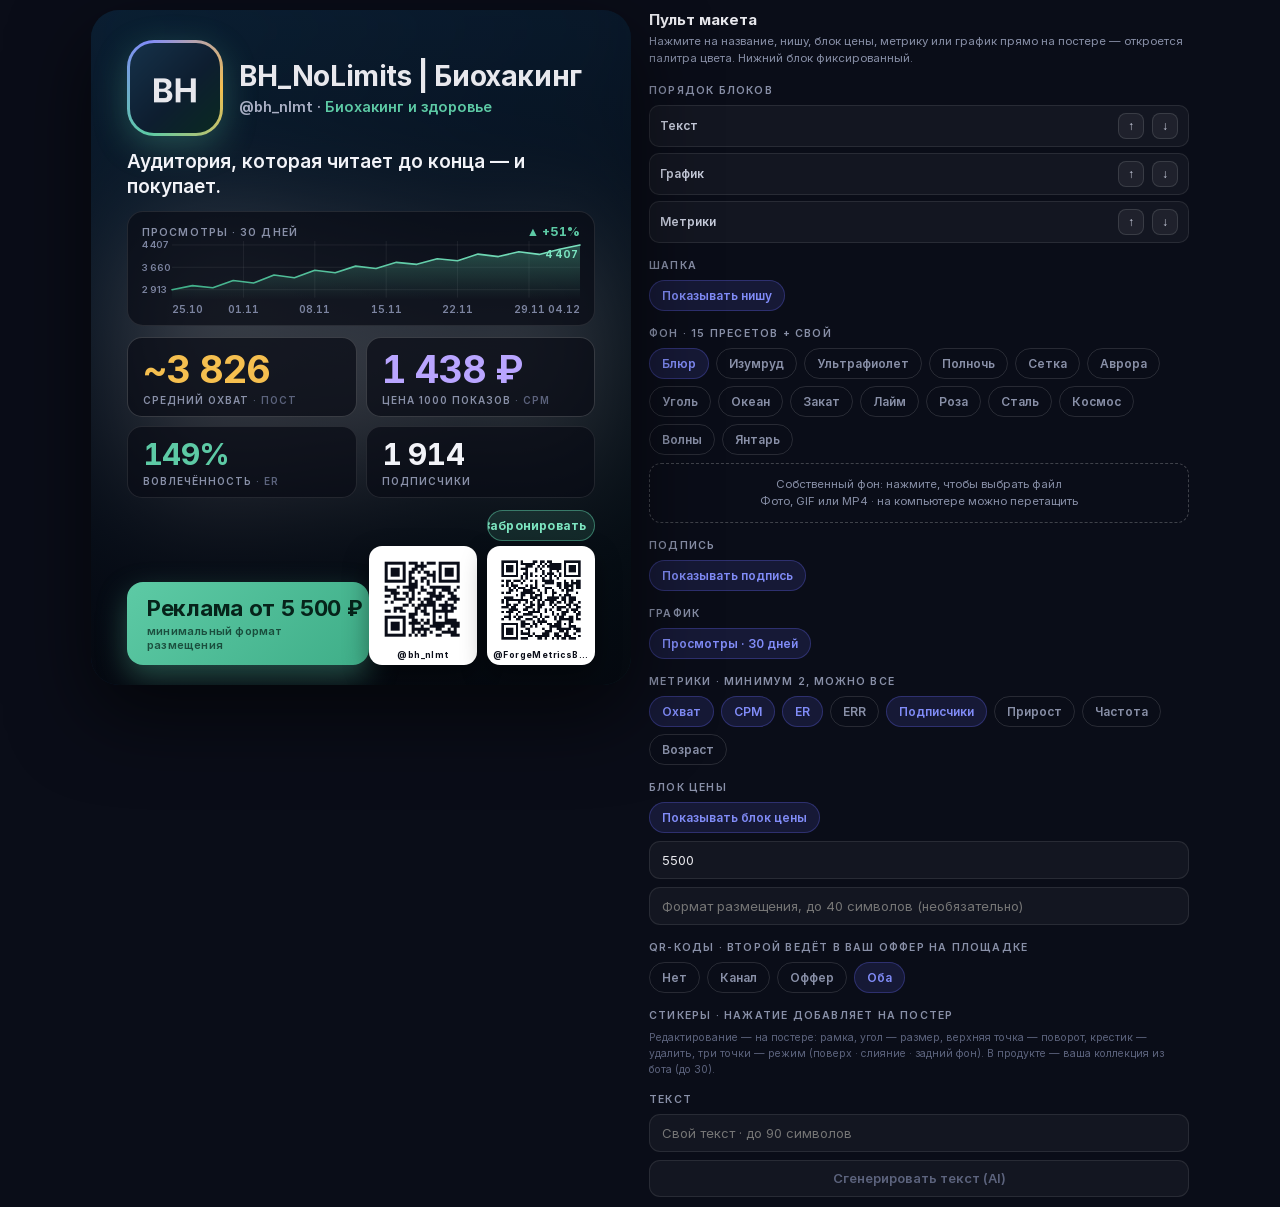
<file: poster_render.html>
<!DOCTYPE html>
<html lang="ru">
<head>
<meta charset="UTF-8">
<meta name="viewport" content="width=device-width, initial-scale=1.0">
<title>ForgeMetrics — промо-постер v11</title>
<style>
@font-face{font-family:'Inter';font-weight:400;font-display:block;src:url([data-uri]) format('woff2');}
@font-face{font-family:'Inter';font-weight:600;font-display:block;src:url([data-uri]) format('woff2');}
@font-face{font-family:'Inter';font-weight:700;font-display:block;src:url([data-uri]) format('woff2');}
*{box-sizing:border-box;margin:0;padding:0;}
body{margin:0;background:#0a0d18;color:#e8e8ed;font-family:'Inter','Noto Sans','Noto Sans Arabic','Noto Naskh Arabic','Noto Sans Devanagari','Noto Sans Bengali','Noto Sans Ethiopic',-apple-system,'Segoe UI',Roboto,sans-serif;display:flex;gap:18px;padding:10px 0;min-height:100vh;align-items:flex-start;justify-content:center;flex-wrap:wrap;}

.poster{width:540px;height:675px;border-radius:28px;overflow:hidden;position:relative;background:#0a0d18;box-shadow:0 30px 80px rgba(0,0,0,0.6);flex-shrink:0;}
.bgWrap{position:absolute;inset:0;background:#0a0d18;z-index:0;}
.bgWrap img,.bgWrap video{width:100%;height:100%;object-fit:cover;display:none;}
.bg-blur .bgWrap img.act{display:block;filter:blur(46px) saturate(1.25) brightness(0.85);transform:scale(1.35);}
.bg-photo .bgWrap img.act,.bg-photo .bgWrap video.act{display:block;}
.bg-g1 .bgWrap{background:radial-gradient(120% 90% at 80% -10%, rgba(93,202,165,0.55), transparent 55%),radial-gradient(120% 100% at 0% 110%, rgba(20,90,70,0.5), transparent 55%),#0a0d18;}
.bg-g2 .bgWrap{background:radial-gradient(120% 90% at 85% -10%, rgba(129,140,248,0.55), transparent 55%),radial-gradient(110% 100% at 0% 115%, rgba(185,105,255,0.35), transparent 55%),#0a0d18;}
.bg-mid .bgWrap{background:radial-gradient(140% 90% at 50% -30%, #131a2e, #0a0d18 60%);}
.bg-net .bgWrap{background:linear-gradient(rgba(93,202,165,0.055) 1px, transparent 1px),linear-gradient(90deg, rgba(93,202,165,0.055) 1px, transparent 1px),radial-gradient(120% 100% at 50% -20%, #10182b, #0a0d18 65%);background-size:34px 34px,34px 34px,100% 100%;}
.bg-aur .bgWrap{background:radial-gradient(60% 45% at 22% 8%, rgba(93,202,165,0.5), transparent 60%),radial-gradient(55% 45% at 85% 30%, rgba(129,140,248,0.45), transparent 65%),radial-gradient(60% 50% at 55% 105%, rgba(245,191,79,0.22), transparent 60%),#0a0d18;}
.bg-coal .bgWrap{background:linear-gradient(160deg,#101318,#07090f 70%);}
.bg-ocean .bgWrap{background:radial-gradient(110% 90% at 20% -10%, rgba(56,150,220,0.5), transparent 55%),radial-gradient(120% 100% at 90% 110%, rgba(45,212,191,0.35), transparent 55%),#081120;}
.bg-sunset .bgWrap{background:radial-gradient(110% 80% at 80% -10%, rgba(251,146,60,0.5), transparent 55%),radial-gradient(110% 90% at 10% 110%, rgba(236,72,153,0.4), transparent 55%),#140a14;}
.bg-lime .bgWrap{background:radial-gradient(110% 90% at 75% -10%, rgba(163,230,53,0.42), transparent 55%),radial-gradient(120% 100% at 5% 110%, rgba(34,197,94,0.32), transparent 55%),#0a1208;}
.bg-rose .bgWrap{background:radial-gradient(110% 90% at 80% -10%, rgba(244,63,94,0.45), transparent 55%),radial-gradient(120% 100% at 10% 115%, rgba(251,113,133,0.3), transparent 55%),#160a10;}
.bg-steel .bgWrap{background:linear-gradient(150deg,#1c2430 0%,#0d1420 55%,#0a0f1a 100%);}
.bg-space .bgWrap{background:radial-gradient(1.6px 1.6px at 40px 60px,rgba(255,255,255,0.8),transparent),radial-gradient(1.2px 1.2px at 150px 140px,rgba(255,255,255,0.6),transparent),radial-gradient(1.8px 1.8px at 300px 80px,rgba(255,255,255,0.7),transparent),radial-gradient(1.2px 1.2px at 430px 200px,rgba(255,255,255,0.5),transparent),radial-gradient(1.5px 1.5px at 240px 260px,rgba(255,255,255,0.65),transparent),radial-gradient(1.2px 1.2px at 90px 320px,rgba(255,255,255,0.5),transparent),radial-gradient(120% 100% at 50% 120%, #0e1530, #05070e 60%);background-repeat:repeat;background-size:480px 380px,480px 380px,480px 380px,480px 380px,480px 380px,480px 380px,100% 100%;}
.bg-waves .bgWrap{background:repeating-linear-gradient(115deg, rgba(93,202,165,0.07) 0 2px, transparent 2px 26px),linear-gradient(180deg,#0c1322,#0a0d18);}
.bg-amber .bgWrap{background:radial-gradient(110% 90% at 78% -10%, rgba(245,191,79,0.45), transparent 55%),radial-gradient(120% 100% at 8% 112%, rgba(217,119,6,0.3), transparent 55%),#140f06;}
.shade{position:absolute;inset:0;background:linear-gradient(180deg, rgba(5,7,14,0.22) 0%, rgba(5,7,14,0.5) 42%, rgba(5,7,14,0.9) 100%);z-index:1;}

.in{position:absolute;inset:0;padding:30px 36px 24px;display:flex;flex-direction:column;overflow:hidden;z-index:3;pointer-events:none;}
.tit,.meta,.pr,.mcell,.chart{pointer-events:auto;cursor:pointer;}
.head{display:flex;align-items:center;gap:16px;flex-shrink:0;order:0;}
.avw{width:96px;height:96px;border-radius:27px;padding:3px;background:conic-gradient(from 210deg, #5DCAA5, #818cf8, #f5bf4f, #5DCAA5);flex-shrink:0;box-shadow:0 10px 34px rgba(93,202,165,0.3);}
.avw img{width:100%;height:100%;border-radius:24px;object-fit:cover;background:#141828;display:block;}
.tit{font-size:28px;font-weight:700;letter-spacing:-0.4px;line-height:1.12;overflow-wrap:anywhere;}
.meta{font-size:14.5px;color:#aab0c5;margin-top:5px;font-weight:600;}
.meta b{color:#5DCAA5;font-weight:600;}
.meta .hide{display:none;}

.hook.hide{display:none;}
.hook{margin-top:14px;font-size:19px;line-height:1.3;font-weight:600;color:#f2f3f8;overflow-wrap:anywhere;word-break:break-word;flex-shrink:0;order:1;}
.chart{margin-top:12px;background:rgba(9,12,22,0.72);border:1px solid rgba(255,255,255,0.1);border-radius:16px;padding:12px 14px 8px;flex-shrink:0;order:2;}
.chart .ct{display:flex;justify-content:space-between;align-items:baseline;font-size:10.5px;font-weight:600;letter-spacing:1.1px;color:#8990a8;text-transform:uppercase;}
.chart .ct b{color:#5DCAA5;font-size:12.5px;letter-spacing:0;text-transform:none;font-variant-numeric:tabular-nums;}
.chart svg{display:block;width:100%;height:84px;overflow:visible;}
.chart .cxa{position:relative;height:14px;margin-top:3px;font-size:10.5px;font-weight:600;color:#7c84a0;font-variant-numeric:tabular-nums;}
.chart .cxa span{position:absolute;top:0;transform:translateX(-50%);white-space:nowrap;}
.chart .cxa span.first{transform:none;}
.chart .cxa span.last{transform:translateX(-100%);}
.chart .pk{font-size:10.5px;font-weight:700;fill:#7be3c0;}
.chart .pk.lo{text-anchor:end;}
.chart .ax{font-size:9.5px;font-weight:600;fill:#7c84a0;}
.chart.hide{display:none;}

.mgrid{margin-top:11px;display:grid;grid-template-columns:1fr 1fr;gap:9px;order:3;}
.mcell{background:rgba(9,12,22,0.72);border:1px solid rgba(255,255,255,0.10);border-radius:15px;padding:12px 15px 10px;}
.mcell .v{font-size:30px;font-weight:700;letter-spacing:-0.7px;font-variant-numeric:tabular-nums;line-height:1;white-space:nowrap;}
.mcell .l{font-size:10px;font-weight:600;letter-spacing:1px;color:#8990a8;text-transform:uppercase;margin-top:6px;}
.mcell .l i{font-style:normal;color:#5c637d;}
.mcell.hide{display:none;}
/* иерархия: первые две видимые метрики — «герои», крупнее на любом уровне плотности */
.mcell.hero{border-color:rgba(255,255,255,0.17);}
.mcell.hero .v{font-size:38px;letter-spacing:-1px;}
.poster.d1 .mcell.hero .v{font-size:31px;}
.poster.d2 .mcell.hero .v{font-size:25px;}
.poster.d3 .mcell.hero .v{font-size:20px;}
.poster.d4 .mcell.hero .v{font-size:17px;}
.c-g .v{color:#5DCAA5;} .c-a .v{color:#f5bf4f;} .c-p .v{color:#b9a5ff;} .c-w .v{color:#f2f3f8;} .c-b .v{color:#7fb8ff;} .c-r .v{color:#ff9db1;}

.price{margin-top:auto;padding-top:12px;display:flex;align-items:flex-end;justify-content:space-between;gap:14px;flex-shrink:0;order:9;}
.pr{background:linear-gradient(135deg,#5DCAA5,#3fae88);color:#06231a;font-weight:700;padding:13px 20px;border-radius:16px;box-shadow:0 12px 30px rgba(93,202,165,0.35);min-width:0;}
.pr.hide{display:none;}
.prv{font-size:22px;letter-spacing:-0.3px;font-variant-numeric:tabular-nums;white-space:nowrap;display:block;}
.prsub{font-size:11px;font-weight:600;letter-spacing:0.2px;color:rgba(6,35,26,0.72);margin-top:3px;}
/* призыв к действию: глагол + стрелка вниз к QR карточки (в картинке кнопка не кликается).
   Стоит НАД QR, а не в строке цены — иначе отжимал зелёный блок и цена вылезала. */
.qrwrap{display:flex;flex-direction:column;align-items:flex-end;gap:5px;margin-left:auto;min-width:0;}
.cta{font-size:12px;font-weight:700;color:#7ee7c2;letter-spacing:0.2px;white-space:nowrap;display:inline-flex;align-items:center;justify-content:center;gap:5px;background:rgba(93,202,165,0.14);border:1px solid rgba(93,202,165,0.5);border-radius:99px;padding:7px 4px;width:108px;box-sizing:border-box;overflow:hidden;}
.cta .arw{color:#5DCAA5;font-size:15px;line-height:1;}
.cta.hide{display:none;}
.poster.d2 .cta{font-size:11px;}
.poster.d3 .cta{font-size:10px;}
.poster.d4 .cta{display:none;}
/* формат размещения: длинная строка без пробелов не должна вылезать за блок цены */
.prsub{max-width:225px;overflow-wrap:anywhere;word-break:break-word;display:-webkit-box;-webkit-line-clamp:2;-webkit-box-orient:vertical;overflow:hidden;}
.qrs{display:flex;gap:10px;align-items:flex-end;}
.qrt{background:#fff;border-radius:13px;padding:6px 6px 3px;text-align:center;box-shadow:0 10px 26px rgba(0,0,0,0.4);}
.qrt canvas{display:block;}
.qrt span{font-size:8.5px;font-weight:700;letter-spacing:0.4px;color:#0a0d18;display:block;padding:2px 0;max-width:96px;white-space:nowrap;overflow:hidden;text-overflow:ellipsis;margin:0 auto;}

.poster.d0 .chart svg{height:66px;}
.poster.d0 .chart{padding:10px 14px 7px;margin-top:10px;}
.poster.d0 .hook{margin-top:11px;font-size:17.5px;}
.poster.d0 .mgrid{gap:8px;margin-top:10px;}
.poster.d0 .mcell{padding:10px 14px 8px;}
.poster.d1 .hook{font-size:16.5px;}
.poster.d1 .chart svg{height:64px;}
.poster.d1 .mcell .v{font-size:25px;}
.poster.d1 .mcell{padding:10px 13px 8px;}
.poster.d1 .avw{width:80px;height:80px;}
.poster.d1 .tit{font-size:24px;}
.poster.d2 .hook{font-size:14.5px;}
.poster.d2 .chart svg{height:58px;}
.poster.d2 .chart{padding:9px 12px 6px;margin-top:9px;}
.poster.d2 .chart .cxa{font-size:10px;}
.poster.d2 .mcell .v{font-size:20px;}
.poster.d2 .mcell .l{font-size:8.5px;letter-spacing:0.6px;margin-top:4px;}
.poster.d2 .mcell{padding:8px 11px 6px;border-radius:12px;}
.poster.d2 .mgrid{gap:7px;margin-top:9px;}
.poster.d3 .avw{width:62px;height:62px;border-radius:18px;}
.poster.d3 .avw img{border-radius:15px;}
.poster.d3 .tit{font-size:19px;}
.poster.d3 .meta{font-size:11.5px;margin-top:3px;}
.poster.d3 .hook{font-size:12.5px;margin-top:9px;}
.poster.d3 .chart svg{height:52px;}
.poster.d3 .chart{padding:7px 10px 4px;margin-top:8px;}
.poster.d3 .chart .cxa{font-size:9.5px;}
.poster.d3 .mgrid{gap:6px;margin-top:8px;}
.poster.d3 .mcell{padding:6px 10px 5px;border-radius:10px;}
.poster.d3 .mcell .v{font-size:16px;letter-spacing:-0.3px;}
.poster.d3 .mcell .l{font-size:7.5px;letter-spacing:0.4px;margin-top:2px;}
.poster.d4 .hook{font-size:11px;}
.poster.d4 .chart{display:none;}
.poster.d4 .mcell .v{font-size:14px;}
.poster.d4 .mcell .l{font-size:7px;}

/* стикеры: z-порядок: фон(0) -> вуаль(1) -> стикер-фон(2) -> блоки(3) -> поверх/слияние(5) */
.stk{position:absolute;display:flex;align-items:center;justify-content:center;cursor:grab;user-select:none;line-height:1;filter:drop-shadow(0 6px 14px rgba(0,0,0,0.5));}
.stk.m-top{z-index:5;}
.stk.m-blend{z-index:5;opacity:0.55;}
.stk.m-bg{z-index:2;}
.stk .glyph{pointer-events:none;}
.frame{position:absolute;inset:-8px;border:1.5px dashed rgba(93,202,165,0.9);border-radius:10px;display:none;}
.stk.sel .frame{display:block;}
.stk.sel:not(.m-bg){z-index:6;}
.hnd{position:absolute;width:22px;height:22px;border-radius:50%;background:#0d1120;border:1.5px solid #5DCAA5;color:#5DCAA5;display:flex;align-items:center;justify-content:center;font-size:11px;cursor:pointer;pointer-events:auto;}
.h-rot{top:-30px;left:50%;transform:translateX(-50%);cursor:grab;}
.h-res{right:-11px;bottom:-11px;cursor:nwse-resize;}
.h-del{right:-11px;top:-11px;background:#1a0d12;border-color:#ef4444;color:#ef8080;}
.modes{position:absolute;bottom:-30px;left:50%;transform:translateX(-50%);display:flex;gap:6px;pointer-events:auto;}
.mdot{width:16px;height:16px;border-radius:50%;border:1.5px solid rgba(255,255,255,0.35);background:#0d1120;cursor:pointer;}
.mdot.on{border-color:#5DCAA5;background:rgba(93,202,165,0.35);}
.modeLabel{position:absolute;top:12px;left:50%;transform:translateX(-50%);background:rgba(10,13,24,0.85);border:1px solid rgba(93,202,165,0.4);color:#5DCAA5;font-size:11px;font-weight:600;padding:5px 12px;border-radius:999px;z-index:9;opacity:0;transition:opacity 0.2s;pointer-events:none;}
.modeLabel.show{opacity:1;}

.panel{width:540px;background:transparent;border:0;border-radius:0;padding:0;}
.panel h2{font-size:15px;margin-bottom:4px;}
.panel .sub{font-size:11.5px;color:#8990a8;line-height:1.5;margin-bottom:6px;}
.lbl{font-size:10.5px;letter-spacing:1.2px;text-transform:uppercase;color:#8990a8;margin:16px 0 8px;font-weight:600;}
.chips{display:flex;gap:7px;flex-wrap:wrap;}
.chip{background:transparent;border:1px solid rgba(255,255,255,0.12);color:#8990a8;font-size:12px;font-weight:600;padding:7px 12px;border-radius:99px;cursor:pointer;font-family:inherit;}
.chip.on{background:rgba(99,102,241,0.14);border-color:rgba(99,102,241,0.3);color:#818cf8;}
.chip.emoji{font-size:17px;padding:6px 10px;}
select,input[type=text],input[type=number]{width:100%;background:rgba(255,255,255,0.04);border:1px solid rgba(255,255,255,0.09);color:#e8e8ed;font-size:13px;padding:10px 12px;border-radius:11px;font-family:inherit;outline:none;}
.drop{border:1.5px dashed rgba(255,255,255,0.22);border-radius:12px;padding:12px;font-size:11.5px;color:#8990a8;text-align:center;margin-top:8px;line-height:1.5;cursor:pointer;}
.drop.hot{border-color:#5DCAA5;color:#5DCAA5;background:rgba(93,202,165,0.07);}
.note{font-size:10.5px;color:#5c637d;line-height:1.5;margin-top:8px;}
.genbtn{width:100%;margin-top:8px;background:rgba(255,255,255,0.04);border:1px solid rgba(255,255,255,0.09);color:#5c637d;font-size:13px;font-weight:600;padding:11px;border-radius:11px;cursor:pointer;font-family:inherit;display:flex;align-items:center;justify-content:center;gap:9px;line-height:1;}
.genbtn .gsep{width:1px;height:14px;background:rgba(255,255,255,0.16);}
.forge-ico{display:inline-flex;vertical-align:-0.15em;color:#fbbf24;flex:0 0 auto;}
.forge-ico svg{width:100%;height:100%;display:block;}
.forge-price{display:inline-flex;align-items:center;font-variant-numeric:tabular-nums;white-space:nowrap;color:#e8e8ed;}
.forge-price .forge-ico{margin-right:4px;}
.gentip{display:none;margin-top:8px;background:rgba(245,191,79,0.08);border:1px solid rgba(245,191,79,0.3);border-radius:11px;padding:10px 12px;font-size:11px;color:#e8cf9a;line-height:1.55;}
.gentip.show{display:block;}

.ord{display:flex;flex-direction:column;gap:6px;}
.ordrow{display:flex;align-items:center;gap:8px;background:rgba(255,255,255,0.04);border:1px solid rgba(255,255,255,0.09);border-radius:10px;padding:7px 10px;font-size:12px;font-weight:600;color:#c9cede;}
.ordrow span{flex:1;}
.ordbtn{width:26px;height:26px;border-radius:8px;background:rgba(255,255,255,0.05);border:1px solid rgba(255,255,255,0.12);color:#c9cede;cursor:pointer;font-family:inherit;font-size:12px;}

.picker{display:none;position:fixed;width:252px;z-index:60;background:#161a2c;border:1px solid rgba(255,255,255,0.14);border-radius:14px;padding:14px;box-shadow:0 20px 60px rgba(0,0,0,0.55);}
.picker.show{display:block;}
/* шапка пикера — ручка перетаскивания: палитра не должна закрывать то, что красишь */
.pkhead{display:flex;justify-content:space-between;align-items:center;margin-bottom:10px;cursor:move;touch-action:none;user-select:none;-webkit-user-select:none;}
.pkx{touch-action:auto;}
.picker .pt{font-size:12px;font-weight:600;color:#e8e8ed;}
.picker .pt b{color:#5DCAA5;}
.pkx{cursor:pointer;color:#8990a8;font-size:13px;padding:2px 7px;border-radius:7px;border:1px solid rgba(255,255,255,0.12);background:rgba(255,255,255,0.05);font-family:inherit;}
.fld{display:flex;flex-direction:column;gap:3px;}
.fld.hexf{flex:1.6;}
.fld.rgbf{flex:1;}
.cap{font-size:9px;letter-spacing:0.8px;color:#8990a8;text-transform:uppercase;font-weight:600;text-align:center;}
.sv{position:relative;width:100%;height:130px;border-radius:10px;overflow:hidden;cursor:crosshair;}
.sv canvas{width:100%;height:100%;display:block;}
.svdot{position:absolute;width:14px;height:14px;border-radius:50%;border:2px solid #fff;box-shadow:0 0 0 1.5px rgba(0,0,0,0.6);transform:translate(-50%,-50%);pointer-events:none;}
.hue{width:100%;margin-top:10px;-webkit-appearance:none;appearance:none;height:14px;border-radius:8px;background:linear-gradient(90deg,#f00,#ff0,#0f0,#0ff,#00f,#f0f,#f00);outline:none;}
.hue::-webkit-slider-thumb{-webkit-appearance:none;appearance:none;width:18px;height:18px;border-radius:50%;background:#fff;border:2px solid #0d1120;cursor:pointer;}
.crow{display:flex;gap:6px;margin-top:10px;align-items:flex-end;}
.crow input{text-align:center;padding:8px 2px;width:100%;font-size:12.5px;}
.crow input::-webkit-outer-spin-button,.crow input::-webkit-inner-spin-button{-webkit-appearance:none;margin:0;}
.crow input[type=number]{-moz-appearance:textfield;appearance:textfield;}
.preset{margin-top:10px;display:flex;gap:6px;flex-wrap:wrap;}
.pd{width:22px;height:22px;border-radius:7px;cursor:pointer;border:1.5px solid rgba(255,255,255,0.18);}

/* тап-зоны: невидимое расширение области нажатия до ~40px, визуал не меняется */
.mdot,.ordbtn,.pd{position:relative;}
.hnd::after{content:"";position:absolute;inset:-9px;}
.mdot::after{content:"";position:absolute;inset:-12px;}
.ordbtn::after{content:"";position:absolute;inset:-7px;}
.pd::after{content:"";position:absolute;inset:-9px;}
</style>
</head>
<body>

<div class="poster bg-blur" id="poster">
  <div class="bgWrap"><img id="bgImg" class="act" alt=""><video id="bgVid" muted loop playsinline autoplay></video></div>
  <div class="shade"></div>
  <div class="modeLabel" id="modeLabel"></div>
  <div class="in" id="inbox">
    <div class="head">
      <div class="avw"><img id="avImg" alt=""></div>
      <div>
        <div class="tit" id="titEl" data-c="tit">BH_NoLimits | Биохакинг</div>
        <div class="meta" data-c="niche">@bh_nlmt<span id="nicheSep"> · </span><b id="nicheEl">Биохакинг и здоровье</b></div>
      </div>
    </div>
    <div class="hook" id="hookText">Аудитория, которая читает до конца — и покупает.</div>

    <div class="chart" id="chart" data-c="chart">
      <div class="ct"><span>Просмотры · 30 дней</span><b id="chartPct">▲ +18%</b></div>
      <svg id="chartSvg" viewBox="0 0 452 96" preserveAspectRatio="none">
        <defs>
          <linearGradient id="gArea" x1="0" y1="0" x2="0" y2="1">
            <stop id="ga1" offset="0" stop-color="#5DCAA5" stop-opacity="0.36"/>
            <stop id="ga2" offset="1" stop-color="#5DCAA5" stop-opacity="0"/>
          </linearGradient>
          <linearGradient id="gLine" x1="0" y1="0" x2="1" y2="0">
            <stop id="gl1" offset="0" stop-color="#3fae88"/><stop id="gl2" offset="1" stop-color="#7be3c0"/>
          </linearGradient>
        </defs>
        <g id="chartGrid" stroke="rgba(255,255,255,0.07)" stroke-width="1" shape-rendering="crispEdges">
          <line x1="0" y1="24" x2="452" y2="24"/><line x1="0" y1="48" x2="452" y2="48"/><line x1="0" y1="72" x2="452" y2="72"/>
        </g>
        <path id="area" fill="url(#gArea)"/>
        <path id="line" fill="none" stroke="url(#gLine)" stroke-width="2.5" stroke-linecap="round" stroke-linejoin="round"/>
        <g id="chartAxis"></g>
        <text id="chartPeak" class="pk"></text>
        <text id="chartLast" class="pk lo"></text>
      </svg>
      <div class="cxa" id="chartDates"></div>
    </div>

    <div class="mgrid" id="mgrid">
      <div class="mcell c-a" data-m="reach" data-c="cell"><div class="v">~3 826</div><div class="l">Средний охват <i>· пост</i></div></div>
      <div class="mcell c-p" data-m="cpm" data-c="cell"><div class="v">1 438 ₽</div><div class="l">Цена 1000 показов <i>· CPM</i></div></div>
      <div class="mcell c-g" data-m="er" data-c="cell"><div class="v">149%</div><div class="l">Вовлечённость <i>· ER</i></div></div>
      <div class="mcell c-b hide" data-m="err" data-c="cell"><div class="v">200%</div><div class="l">Охват к подписчикам <i>· ERR</i></div></div>
      <div class="mcell c-w" data-m="subs" data-c="cell"><div class="v">1 914</div><div class="l">Подписчики</div></div>
      <div class="mcell c-g hide" data-m="grow" data-c="cell"><div class="v">+127</div><div class="l">Прирост · 30 дней</div></div>
      <div class="mcell c-r hide" data-m="freq" data-c="cell"><div class="v">5/нед</div><div class="l">Частота постов</div></div>
      <div class="mcell c-w hide" data-m="age" data-c="cell"><div class="v">2023</div><div class="l">Канал создан</div></div>
    </div>

    <div class="price">
      <div class="pr" id="prBox" data-c="pr"><span class="prv" id="prVal">Реклама от 5 500 ₽</span><div class="prsub" id="prSub">минимальный формат размещения</div></div>
      <div class="qrwrap">
        <div class="cta" id="ctaEl">Забронировать <span class="arw">&#8595;</span></div>
        <div class="qrs" id="qrs"></div>
      </div>
    </div>
  </div>
</div>

<div class="picker" id="picker">
  <div class="pkhead">
    <div class="pt">Цвет: <b id="pickTitle">—</b></div>
    <div style="display:flex;gap:6px;"><button class="pkx" id="pickMode" title="Стиль палитры">⇄</button><button class="pkx" id="pickClose">✕</button></div>
  </div>
  <div class="sv" id="sv"><canvas id="svc" width="300" height="130"></canvas><div class="svdot" id="svdot"></div></div>
  <div class="cap" id="hueCap" style="text-align:left;margin:8px 0 3px;">Оттенок</div><input type="range" class="hue" id="hue" min="0" max="359" value="160">
  <div class="crow">
    <div class="fld hexf"><div class="cap">HEX</div><input type="text" id="hexInp" maxlength="7" value="#5DCAA5"></div>
    <div class="fld rgbf"><div class="cap">R</div><input type="number" id="rInp" min="0" max="255"></div>
    <div class="fld rgbf"><div class="cap">G</div><input type="number" id="gInp" min="0" max="255"></div>
    <div class="fld rgbf"><div class="cap">B</div><input type="number" id="bInp" min="0" max="255"></div>
  </div>
  <div class="preset" id="presets"></div>
</div>

<div class="panel">
  <h2>Пульт макета</h2>
  <div class="sub">Нажмите на название, нишу, блок цены, метрику или график прямо на постере — откроется палитра цвета. Нижний блок фиксированный.</div>

  <div class="lbl">Порядок блоков</div>
  <div class="ord" id="ordBox"></div>

  <div class="lbl">Шапка</div>
  <div class="chips"><button class="chip on" id="nicheChip">Показывать нишу</button></div>

  <div class="lbl">Фон · 15 пресетов + свой</div>
  <div class="chips" id="bgChips">
    <button class="chip on" data-bg="blur">Блюр</button>
    <button class="chip" data-bg="g1">Изумруд</button>
    <button class="chip" data-bg="g2">Ультрафиолет</button>
    <button class="chip" data-bg="mid">Полночь</button>
    <button class="chip" data-bg="net">Сетка</button>
    <button class="chip" data-bg="aur">Аврора</button>
    <button class="chip" data-bg="coal">Уголь</button>
    <button class="chip" data-bg="ocean">Океан</button>
    <button class="chip" data-bg="sunset">Закат</button>
    <button class="chip" data-bg="lime">Лайм</button>
    <button class="chip" data-bg="rose">Роза</button>
    <button class="chip" data-bg="steel">Сталь</button>
    <button class="chip" data-bg="space">Космос</button>
    <button class="chip" data-bg="waves">Волны</button>
    <button class="chip" data-bg="amber">Янтарь</button>
  </div>
  <div class="drop" id="drop">Собственный фон: нажмите, чтобы выбрать файл<br>Фото, GIF или MP4 · на компьютере можно перетащить</div>
  <input type="file" id="file" accept="image/*,video/mp4" style="display:none;">

  <div class="lbl">Подпись</div>
  <div class="chips"><button class="chip on" id="hookChip">Показывать подпись</button></div>

  <div class="lbl">График</div>
  <div class="chips"><button class="chip on" id="chartChip">Просмотры · 30 дней</button></div>

  <div class="lbl">Метрики · минимум 2, можно все</div>
  <div class="chips" id="mChips">
    <button class="chip on" data-m="reach">Охват</button>
    <button class="chip on" data-m="cpm">CPM</button>
    <button class="chip on" data-m="er">ER</button>
    <button class="chip" data-m="err">ERR</button>
    <button class="chip on" data-m="subs">Подписчики</button>
    <button class="chip" data-m="grow">Прирост</button>
    <button class="chip" data-m="freq">Частота</button>
    <button class="chip" data-m="age">Возраст</button>
  </div>

  <div class="lbl">Блок цены</div>
  <div class="chips" style="margin-bottom:8px;"><button class="chip on" id="prChip">Показывать блок цены</button></div>
  <input type="number" id="prInp" value="5500" autocomplete="off" min="0" max="999999" step="100" placeholder="Цена, ₽ (до 999 999)">
  <input type="text" id="prFmtInp" maxlength="40" autocomplete="off" spellcheck="false" placeholder="Формат размещения, до 40 символов (необязательно)" style="margin-top:8px;">

  <div class="lbl">QR-коды · второй ведёт в ваш оффер на Площадке</div>
  <div class="chips" id="qrChips">
    <button class="chip" data-qr="none">Нет</button>
    <button class="chip" data-qr="channel">Канал</button>
    <button class="chip" data-qr="card">Оффер</button>
    <button class="chip on" data-qr="both">Оба</button>
  </div>

  <div class="lbl">Стикеры · нажатие добавляет на постер</div>
  <div class="chips" id="eChips" style="display:none;"></div>
  <div class="note">Редактирование — на постере: рамка, угол — размер, верхняя точка — поворот, крестик — удалить, три точки — режим (поверх · слияние · задний фон). В продукте — ваша коллекция из бота (до 30).</div>

  <div class="lbl">Текст</div>
  <input type="text" id="hookInp" maxlength="90" autocomplete="off" autocapitalize="sentences" spellcheck="false" placeholder="Свой текст · до 90 символов">
  <button class="genbtn" id="genBtn">Сгенерировать текст (AI)</button>
  <div class="gentip" id="genTip">Генерация текста сейчас недоступна — попробуй позже.</div>
</div>

<script>
//---------------------------------------------------------------------
//
// QR Code Generator for JavaScript
//
// Copyright (c) 2009 Kazuhiko Arase
//
// URL: http://www.d-project.com/
//
// Licensed under the MIT license:
//  http://www.opensource.org/licenses/mit-license.php
//
// The word 'QR Code' is registered trademark of
// DENSO WAVE INCORPORATED
//  http://www.denso-wave.com/qrcode/faqpatent-e.html
//
//---------------------------------------------------------------------

var qrcode = function() {

  //---------------------------------------------------------------------
  // qrcode
  //---------------------------------------------------------------------

  /**
   * qrcode
   * @param typeNumber 1 to 40
   * @param errorCorrectionLevel 'L','M','Q','H'
   */
  var qrcode = function(typeNumber, errorCorrectionLevel) {

    var PAD0 = 0xEC;
    var PAD1 = 0x11;

    var _typeNumber = typeNumber;
    var _errorCorrectionLevel = QRErrorCorrectionLevel[errorCorrectionLevel];
    var _modules = null;
    var _moduleCount = 0;
    var _dataCache = null;
    var _dataList = [];

    var _this = {};

    var makeImpl = function(test, maskPattern) {

      _moduleCount = _typeNumber * 4 + 17;
      _modules = function(moduleCount) {
        var modules = new Array(moduleCount);
        for (var row = 0; row < moduleCount; row += 1) {
          modules[row] = new Array(moduleCount);
          for (var col = 0; col < moduleCount; col += 1) {
            modules[row][col] = null;
          }
        }
        return modules;
      }(_moduleCount);

      setupPositionProbePattern(0, 0);
      setupPositionProbePattern(_moduleCount - 7, 0);
      setupPositionProbePattern(0, _moduleCount - 7);
      setupPositionAdjustPattern();
      setupTimingPattern();
      setupTypeInfo(test, maskPattern);

      if (_typeNumber >= 7) {
        setupTypeNumber(test);
      }

      if (_dataCache == null) {
        _dataCache = createData(_typeNumber, _errorCorrectionLevel, _dataList);
      }

      mapData(_dataCache, maskPattern);
    };

    var setupPositionProbePattern = function(row, col) {

      for (var r = -1; r <= 7; r += 1) {

        if (row + r <= -1 || _moduleCount <= row + r) continue;

        for (var c = -1; c <= 7; c += 1) {

          if (col + c <= -1 || _moduleCount <= col + c) continue;

          if ( (0 <= r && r <= 6 && (c == 0 || c == 6) )
              || (0 <= c && c <= 6 && (r == 0 || r == 6) )
              || (2 <= r && r <= 4 && 2 <= c && c <= 4) ) {
            _modules[row + r][col + c] = true;
          } else {
            _modules[row + r][col + c] = false;
          }
        }
      }
    };

    var getBestMaskPattern = function() {

      var minLostPoint = 0;
      var pattern = 0;

      for (var i = 0; i < 8; i += 1) {

        makeImpl(true, i);

        var lostPoint = QRUtil.getLostPoint(_this);

        if (i == 0 || minLostPoint > lostPoint) {
          minLostPoint = lostPoint;
          pattern = i;
        }
      }

      return pattern;
    };

    var setupTimingPattern = function() {

      for (var r = 8; r < _moduleCount - 8; r += 1) {
        if (_modules[r][6] != null) {
          continue;
        }
        _modules[r][6] = (r % 2 == 0);
      }

      for (var c = 8; c < _moduleCount - 8; c += 1) {
        if (_modules[6][c] != null) {
          continue;
        }
        _modules[6][c] = (c % 2 == 0);
      }
    };

    var setupPositionAdjustPattern = function() {

      var pos = QRUtil.getPatternPosition(_typeNumber);

      for (var i = 0; i < pos.length; i += 1) {

        for (var j = 0; j < pos.length; j += 1) {

          var row = pos[i];
          var col = pos[j];

          if (_modules[row][col] != null) {
            continue;
          }

          for (var r = -2; r <= 2; r += 1) {

            for (var c = -2; c <= 2; c += 1) {

              if (r == -2 || r == 2 || c == -2 || c == 2
                  || (r == 0 && c == 0) ) {
                _modules[row + r][col + c] = true;
              } else {
                _modules[row + r][col + c] = false;
              }
            }
          }
        }
      }
    };

    var setupTypeNumber = function(test) {

      var bits = QRUtil.getBCHTypeNumber(_typeNumber);

      for (var i = 0; i < 18; i += 1) {
        var mod = (!test && ( (bits >> i) & 1) == 1);
        _modules[Math.floor(i / 3)][i % 3 + _moduleCount - 8 - 3] = mod;
      }

      for (var i = 0; i < 18; i += 1) {
        var mod = (!test && ( (bits >> i) & 1) == 1);
        _modules[i % 3 + _moduleCount - 8 - 3][Math.floor(i / 3)] = mod;
      }
    };

    var setupTypeInfo = function(test, maskPattern) {

      var data = (_errorCorrectionLevel << 3) | maskPattern;
      var bits = QRUtil.getBCHTypeInfo(data);

      // vertical
      for (var i = 0; i < 15; i += 1) {

        var mod = (!test && ( (bits >> i) & 1) == 1);

        if (i < 6) {
          _modules[i][8] = mod;
        } else if (i < 8) {
          _modules[i + 1][8] = mod;
        } else {
          _modules[_moduleCount - 15 + i][8] = mod;
        }
      }

      // horizontal
      for (var i = 0; i < 15; i += 1) {

        var mod = (!test && ( (bits >> i) & 1) == 1);

        if (i < 8) {
          _modules[8][_moduleCount - i - 1] = mod;
        } else if (i < 9) {
          _modules[8][15 - i - 1 + 1] = mod;
        } else {
          _modules[8][15 - i - 1] = mod;
        }
      }

      // fixed module
      _modules[_moduleCount - 8][8] = (!test);
    };

    var mapData = function(data, maskPattern) {

      var inc = -1;
      var row = _moduleCount - 1;
      var bitIndex = 7;
      var byteIndex = 0;
      var maskFunc = QRUtil.getMaskFunction(maskPattern);

      for (var col = _moduleCount - 1; col > 0; col -= 2) {

        if (col == 6) col -= 1;

        while (true) {

          for (var c = 0; c < 2; c += 1) {

            if (_modules[row][col - c] == null) {

              var dark = false;

              if (byteIndex < data.length) {
                dark = ( ( (data[byteIndex] >>> bitIndex) & 1) == 1);
              }

              var mask = maskFunc(row, col - c);

              if (mask) {
                dark = !dark;
              }

              _modules[row][col - c] = dark;
              bitIndex -= 1;

              if (bitIndex == -1) {
                byteIndex += 1;
                bitIndex = 7;
              }
            }
          }

          row += inc;

          if (row < 0 || _moduleCount <= row) {
            row -= inc;
            inc = -inc;
            break;
          }
        }
      }
    };

    var createBytes = function(buffer, rsBlocks) {

      var offset = 0;

      var maxDcCount = 0;
      var maxEcCount = 0;

      var dcdata = new Array(rsBlocks.length);
      var ecdata = new Array(rsBlocks.length);

      for (var r = 0; r < rsBlocks.length; r += 1) {

        var dcCount = rsBlocks[r].dataCount;
        var ecCount = rsBlocks[r].totalCount - dcCount;

        maxDcCount = Math.max(maxDcCount, dcCount);
        maxEcCount = Math.max(maxEcCount, ecCount);

        dcdata[r] = new Array(dcCount);

        for (var i = 0; i < dcdata[r].length; i += 1) {
          dcdata[r][i] = 0xff & buffer.getBuffer()[i + offset];
        }
        offset += dcCount;

        var rsPoly = QRUtil.getErrorCorrectPolynomial(ecCount);
        var rawPoly = qrPolynomial(dcdata[r], rsPoly.getLength() - 1);

        var modPoly = rawPoly.mod(rsPoly);
        ecdata[r] = new Array(rsPoly.getLength() - 1);
        for (var i = 0; i < ecdata[r].length; i += 1) {
          var modIndex = i + modPoly.getLength() - ecdata[r].length;
          ecdata[r][i] = (modIndex >= 0)? modPoly.getAt(modIndex) : 0;
        }
      }

      var totalCodeCount = 0;
      for (var i = 0; i < rsBlocks.length; i += 1) {
        totalCodeCount += rsBlocks[i].totalCount;
      }

      var data = new Array(totalCodeCount);
      var index = 0;

      for (var i = 0; i < maxDcCount; i += 1) {
        for (var r = 0; r < rsBlocks.length; r += 1) {
          if (i < dcdata[r].length) {
            data[index] = dcdata[r][i];
            index += 1;
          }
        }
      }

      for (var i = 0; i < maxEcCount; i += 1) {
        for (var r = 0; r < rsBlocks.length; r += 1) {
          if (i < ecdata[r].length) {
            data[index] = ecdata[r][i];
            index += 1;
          }
        }
      }

      return data;
    };

    var createData = function(typeNumber, errorCorrectionLevel, dataList) {

      var rsBlocks = QRRSBlock.getRSBlocks(typeNumber, errorCorrectionLevel);

      var buffer = qrBitBuffer();

      for (var i = 0; i < dataList.length; i += 1) {
        var data = dataList[i];
        buffer.put(data.getMode(), 4);
        buffer.put(data.getLength(), QRUtil.getLengthInBits(data.getMode(), typeNumber) );
        data.write(buffer);
      }

      // calc num max data.
      var totalDataCount = 0;
      for (var i = 0; i < rsBlocks.length; i += 1) {
        totalDataCount += rsBlocks[i].dataCount;
      }

      if (buffer.getLengthInBits() > totalDataCount * 8) {
        throw 'code length overflow. ('
          + buffer.getLengthInBits()
          + '>'
          + totalDataCount * 8
          + ')';
      }

      // end code
      if (buffer.getLengthInBits() + 4 <= totalDataCount * 8) {
        buffer.put(0, 4);
      }

      // padding
      while (buffer.getLengthInBits() % 8 != 0) {
        buffer.putBit(false);
      }

      // padding
      while (true) {

        if (buffer.getLengthInBits() >= totalDataCount * 8) {
          break;
        }
        buffer.put(PAD0, 8);

        if (buffer.getLengthInBits() >= totalDataCount * 8) {
          break;
        }
        buffer.put(PAD1, 8);
      }

      return createBytes(buffer, rsBlocks);
    };

    _this.addData = function(data, mode) {

      mode = mode || 'Byte';

      var newData = null;

      switch(mode) {
      case 'Numeric' :
        newData = qrNumber(data);
        break;
      case 'Alphanumeric' :
        newData = qrAlphaNum(data);
        break;
      case 'Byte' :
        newData = qr8BitByte(data);
        break;
      case 'Kanji' :
        newData = qrKanji(data);
        break;
      default :
        throw 'mode:' + mode;
      }

      _dataList.push(newData);
      _dataCache = null;
    };

    _this.isDark = function(row, col) {
      if (row < 0 || _moduleCount <= row || col < 0 || _moduleCount <= col) {
        throw row + ',' + col;
      }
      return _modules[row][col];
    };

    _this.getModuleCount = function() {
      return _moduleCount;
    };

    _this.make = function() {
      if (_typeNumber < 1) {
        var typeNumber = 1;

        for (; typeNumber < 40; typeNumber++) {
          var rsBlocks = QRRSBlock.getRSBlocks(typeNumber, _errorCorrectionLevel);
          var buffer = qrBitBuffer();

          for (var i = 0; i < _dataList.length; i++) {
            var data = _dataList[i];
            buffer.put(data.getMode(), 4);
            buffer.put(data.getLength(), QRUtil.getLengthInBits(data.getMode(), typeNumber) );
            data.write(buffer);
          }

          var totalDataCount = 0;
          for (var i = 0; i < rsBlocks.length; i++) {
            totalDataCount += rsBlocks[i].dataCount;
          }

          if (buffer.getLengthInBits() <= totalDataCount * 8) {
            break;
          }
        }

        _typeNumber = typeNumber;
      }

      makeImpl(false, getBestMaskPattern() );
    };

    _this.createTableTag = function(cellSize, margin) {

      cellSize = cellSize || 2;
      margin = (typeof margin == 'undefined')? cellSize * 4 : margin;

      var qrHtml = '';

      qrHtml += '<table style="';
      qrHtml += ' border-width: 0px; border-style: none;';
      qrHtml += ' border-collapse: collapse;';
      qrHtml += ' padding: 0px; margin: ' + margin + 'px;';
      qrHtml += '">';
      qrHtml += '<tbody>';

      for (var r = 0; r < _this.getModuleCount(); r += 1) {

        qrHtml += '<tr>';

        for (var c = 0; c < _this.getModuleCount(); c += 1) {
          qrHtml += '<td style="';
          qrHtml += ' border-width: 0px; border-style: none;';
          qrHtml += ' border-collapse: collapse;';
          qrHtml += ' padding: 0px; margin: 0px;';
          qrHtml += ' width: ' + cellSize + 'px;';
          qrHtml += ' height: ' + cellSize + 'px;';
          qrHtml += ' background-color: ';
          qrHtml += _this.isDark(r, c)? '#000000' : '#ffffff';
          qrHtml += ';';
          qrHtml += '"/>';
        }

        qrHtml += '</tr>';
      }

      qrHtml += '</tbody>';
      qrHtml += '</table>';

      return qrHtml;
    };

    _this.createSvgTag = function(cellSize, margin, alt, title) {

      var opts = {};
      if (typeof arguments[0] == 'object') {
        // Called by options.
        opts = arguments[0];
        // overwrite cellSize and margin.
        cellSize = opts.cellSize;
        margin = opts.margin;
        alt = opts.alt;
        title = opts.title;
      }

      cellSize = cellSize || 2;
      margin = (typeof margin == 'undefined')? cellSize * 4 : margin;

      // Compose alt property surrogate
      alt = (typeof alt === 'string') ? {text: alt} : alt || {};
      alt.text = alt.text || null;
      alt.id = (alt.text) ? alt.id || 'qrcode-description' : null;

      // Compose title property surrogate
      title = (typeof title === 'string') ? {text: title} : title || {};
      title.text = title.text || null;
      title.id = (title.text) ? title.id || 'qrcode-title' : null;

      var size = _this.getModuleCount() * cellSize + margin * 2;
      var c, mc, r, mr, qrSvg='', rect;

      rect = 'l' + cellSize + ',0 0,' + cellSize +
        ' -' + cellSize + ',0 0,-' + cellSize + 'z ';

      qrSvg += '<svg version="1.1" xmlns="http://www.w3.org/2000/svg"';
      qrSvg += !opts.scalable ? ' width="' + size + 'px" height="' + size + 'px"' : '';
      qrSvg += ' viewBox="0 0 ' + size + ' ' + size + '" ';
      qrSvg += ' preserveAspectRatio="xMinYMin meet"';
      qrSvg += (title.text || alt.text) ? ' role="img" aria-labelledby="' +
          escapeXml([title.id, alt.id].join(' ').trim() ) + '"' : '';
      qrSvg += '>';
      qrSvg += (title.text) ? '<title id="' + escapeXml(title.id) + '">' +
          escapeXml(title.text) + '</title>' : '';
      qrSvg += (alt.text) ? '<description id="' + escapeXml(alt.id) + '">' +
          escapeXml(alt.text) + '</description>' : '';
      qrSvg += '<rect width="100%" height="100%" fill="white" cx="0" cy="0"/>';
      qrSvg += '<path d="';

      for (r = 0; r < _this.getModuleCount(); r += 1) {
        mr = r * cellSize + margin;
        for (c = 0; c < _this.getModuleCount(); c += 1) {
          if (_this.isDark(r, c) ) {
            mc = c*cellSize+margin;
            qrSvg += 'M' + mc + ',' + mr + rect;
          }
        }
      }

      qrSvg += '" stroke="transparent" fill="black"/>';
      qrSvg += '</svg>';

      return qrSvg;
    };

    _this.createDataURL = function(cellSize, margin) {

      cellSize = cellSize || 2;
      margin = (typeof margin == 'undefined')? cellSize * 4 : margin;

      var size = _this.getModuleCount() * cellSize + margin * 2;
      var min = margin;
      var max = size - margin;

      return createDataURL(size, size, function(x, y) {
        if (min <= x && x < max && min <= y && y < max) {
          var c = Math.floor( (x - min) / cellSize);
          var r = Math.floor( (y - min) / cellSize);
          return _this.isDark(r, c)? 0 : 1;
        } else {
          return 1;
        }
      } );
    };

    _this.createImgTag = function(cellSize, margin, alt) {

      cellSize = cellSize || 2;
      margin = (typeof margin == 'undefined')? cellSize * 4 : margin;

      var size = _this.getModuleCount() * cellSize + margin * 2;

      var img = '';
      img += '<img';
      img += '\u0020src="';
      img += _this.createDataURL(cellSize, margin);
      img += '"';
      img += '\u0020width="';
      img += size;
      img += '"';
      img += '\u0020height="';
      img += size;
      img += '"';
      if (alt) {
        img += '\u0020alt="';
        img += escapeXml(alt);
        img += '"';
      }
      img += '/>';

      return img;
    };

    var escapeXml = function(s) {
      var escaped = '';
      for (var i = 0; i < s.length; i += 1) {
        var c = s.charAt(i);
        switch(c) {
        case '<': escaped += '&lt;'; break;
        case '>': escaped += '&gt;'; break;
        case '&': escaped += '&amp;'; break;
        case '"': escaped += '&quot;'; break;
        default : escaped += c; break;
        }
      }
      return escaped;
    };

    var _createHalfASCII = function(margin) {
      var cellSize = 1;
      margin = (typeof margin == 'undefined')? cellSize * 2 : margin;

      var size = _this.getModuleCount() * cellSize + margin * 2;
      var min = margin;
      var max = size - margin;

      var y, x, r1, r2, p;

      var blocks = {
        '██': '█',
        '█ ': '▀',
        ' █': '▄',
        '  ': ' '
      };

      var blocksLastLineNoMargin = {
        '██': '▀',
        '█ ': '▀',
        ' █': ' ',
        '  ': ' '
      };

      var ascii = '';
      for (y = 0; y < size; y += 2) {
        r1 = Math.floor((y - min) / cellSize);
        r2 = Math.floor((y + 1 - min) / cellSize);
        for (x = 0; x < size; x += 1) {
          p = '█';

          if (min <= x && x < max && min <= y && y < max && _this.isDark(r1, Math.floor((x - min) / cellSize))) {
            p = ' ';
          }

          if (min <= x && x < max && min <= y+1 && y+1 < max && _this.isDark(r2, Math.floor((x - min) / cellSize))) {
            p += ' ';
          }
          else {
            p += '█';
          }

          // Output 2 characters per pixel, to create full square. 1 character per pixels gives only half width of square.
          ascii += (margin < 1 && y+1 >= max) ? blocksLastLineNoMargin[p] : blocks[p];
        }

        ascii += '\n';
      }

      if (size % 2 && margin > 0) {
        return ascii.substring(0, ascii.length - size - 1) + Array(size+1).join('▀');
      }

      return ascii.substring(0, ascii.length-1);
    };

    _this.createASCII = function(cellSize, margin) {
      cellSize = cellSize || 1;

      if (cellSize < 2) {
        return _createHalfASCII(margin);
      }

      cellSize -= 1;
      margin = (typeof margin == 'undefined')? cellSize * 2 : margin;

      var size = _this.getModuleCount() * cellSize + margin * 2;
      var min = margin;
      var max = size - margin;

      var y, x, r, p;

      var white = Array(cellSize+1).join('██');
      var black = Array(cellSize+1).join('  ');

      var ascii = '';
      var line = '';
      for (y = 0; y < size; y += 1) {
        r = Math.floor( (y - min) / cellSize);
        line = '';
        for (x = 0; x < size; x += 1) {
          p = 1;

          if (min <= x && x < max && min <= y && y < max && _this.isDark(r, Math.floor((x - min) / cellSize))) {
            p = 0;
          }

          // Output 2 characters per pixel, to create full square. 1 character per pixels gives only half width of square.
          line += p ? white : black;
        }

        for (r = 0; r < cellSize; r += 1) {
          ascii += line + '\n';
        }
      }

      return ascii.substring(0, ascii.length-1);
    };

    _this.renderTo2dContext = function(context, cellSize) {
      cellSize = cellSize || 2;
      var length = _this.getModuleCount();
      for (var row = 0; row < length; row++) {
        for (var col = 0; col < length; col++) {
          context.fillStyle = _this.isDark(row, col) ? 'black' : 'white';
          context.fillRect(col * cellSize, row * cellSize, cellSize, cellSize);
        }
      }
    }

    return _this;
  };

  //---------------------------------------------------------------------
  // qrcode.stringToBytes
  //---------------------------------------------------------------------

  qrcode.stringToBytesFuncs = {
    'default' : function(s) {
      var bytes = [];
      for (var i = 0; i < s.length; i += 1) {
        var c = s.charCodeAt(i);
        bytes.push(c & 0xff);
      }
      return bytes;
    }
  };

  qrcode.stringToBytes = qrcode.stringToBytesFuncs['default'];

  //---------------------------------------------------------------------
  // qrcode.createStringToBytes
  //---------------------------------------------------------------------

  /**
   * @param unicodeData base64 string of byte array.
   * [16bit Unicode],[16bit Bytes], ...
   * @param numChars
   */
  qrcode.createStringToBytes = function(unicodeData, numChars) {

    // create conversion map.

    var unicodeMap = function() {

      var bin = base64DecodeInputStream(unicodeData);
      var read = function() {
        var b = bin.read();
        if (b == -1) throw 'eof';
        return b;
      };

      var count = 0;
      var unicodeMap = {};
      while (true) {
        var b0 = bin.read();
        if (b0 == -1) break;
        var b1 = read();
        var b2 = read();
        var b3 = read();
        var k = String.fromCharCode( (b0 << 8) | b1);
        var v = (b2 << 8) | b3;
        unicodeMap[k] = v;
        count += 1;
      }
      if (count != numChars) {
        throw count + ' != ' + numChars;
      }

      return unicodeMap;
    }();

    var unknownChar = '?'.charCodeAt(0);

    return function(s) {
      var bytes = [];
      for (var i = 0; i < s.length; i += 1) {
        var c = s.charCodeAt(i);
        if (c < 128) {
          bytes.push(c);
        } else {
          var b = unicodeMap[s.charAt(i)];
          if (typeof b == 'number') {
            if ( (b & 0xff) == b) {
              // 1byte
              bytes.push(b);
            } else {
              // 2bytes
              bytes.push(b >>> 8);
              bytes.push(b & 0xff);
            }
          } else {
            bytes.push(unknownChar);
          }
        }
      }
      return bytes;
    };
  };

  //---------------------------------------------------------------------
  // QRMode
  //---------------------------------------------------------------------

  var QRMode = {
    MODE_NUMBER :    1 << 0,
    MODE_ALPHA_NUM : 1 << 1,
    MODE_8BIT_BYTE : 1 << 2,
    MODE_KANJI :     1 << 3
  };

  //---------------------------------------------------------------------
  // QRErrorCorrectionLevel
  //---------------------------------------------------------------------

  var QRErrorCorrectionLevel = {
    L : 1,
    M : 0,
    Q : 3,
    H : 2
  };

  //---------------------------------------------------------------------
  // QRMaskPattern
  //---------------------------------------------------------------------

  var QRMaskPattern = {
    PATTERN000 : 0,
    PATTERN001 : 1,
    PATTERN010 : 2,
    PATTERN011 : 3,
    PATTERN100 : 4,
    PATTERN101 : 5,
    PATTERN110 : 6,
    PATTERN111 : 7
  };

  //---------------------------------------------------------------------
  // QRUtil
  //---------------------------------------------------------------------

  var QRUtil = function() {

    var PATTERN_POSITION_TABLE = [
      [],
      [6, 18],
      [6, 22],
      [6, 26],
      [6, 30],
      [6, 34],
      [6, 22, 38],
      [6, 24, 42],
      [6, 26, 46],
      [6, 28, 50],
      [6, 30, 54],
      [6, 32, 58],
      [6, 34, 62],
      [6, 26, 46, 66],
      [6, 26, 48, 70],
      [6, 26, 50, 74],
      [6, 30, 54, 78],
      [6, 30, 56, 82],
      [6, 30, 58, 86],
      [6, 34, 62, 90],
      [6, 28, 50, 72, 94],
      [6, 26, 50, 74, 98],
      [6, 30, 54, 78, 102],
      [6, 28, 54, 80, 106],
      [6, 32, 58, 84, 110],
      [6, 30, 58, 86, 114],
      [6, 34, 62, 90, 118],
      [6, 26, 50, 74, 98, 122],
      [6, 30, 54, 78, 102, 126],
      [6, 26, 52, 78, 104, 130],
      [6, 30, 56, 82, 108, 134],
      [6, 34, 60, 86, 112, 138],
      [6, 30, 58, 86, 114, 142],
      [6, 34, 62, 90, 118, 146],
      [6, 30, 54, 78, 102, 126, 150],
      [6, 24, 50, 76, 102, 128, 154],
      [6, 28, 54, 80, 106, 132, 158],
      [6, 32, 58, 84, 110, 136, 162],
      [6, 26, 54, 82, 110, 138, 166],
      [6, 30, 58, 86, 114, 142, 170]
    ];
    var G15 = (1 << 10) | (1 << 8) | (1 << 5) | (1 << 4) | (1 << 2) | (1 << 1) | (1 << 0);
    var G18 = (1 << 12) | (1 << 11) | (1 << 10) | (1 << 9) | (1 << 8) | (1 << 5) | (1 << 2) | (1 << 0);
    var G15_MASK = (1 << 14) | (1 << 12) | (1 << 10) | (1 << 4) | (1 << 1);

    var _this = {};

    var getBCHDigit = function(data) {
      var digit = 0;
      while (data != 0) {
        digit += 1;
        data >>>= 1;
      }
      return digit;
    };

    _this.getBCHTypeInfo = function(data) {
      var d = data << 10;
      while (getBCHDigit(d) - getBCHDigit(G15) >= 0) {
        d ^= (G15 << (getBCHDigit(d) - getBCHDigit(G15) ) );
      }
      return ( (data << 10) | d) ^ G15_MASK;
    };

    _this.getBCHTypeNumber = function(data) {
      var d = data << 12;
      while (getBCHDigit(d) - getBCHDigit(G18) >= 0) {
        d ^= (G18 << (getBCHDigit(d) - getBCHDigit(G18) ) );
      }
      return (data << 12) | d;
    };

    _this.getPatternPosition = function(typeNumber) {
      return PATTERN_POSITION_TABLE[typeNumber - 1];
    };

    _this.getMaskFunction = function(maskPattern) {

      switch (maskPattern) {

      case QRMaskPattern.PATTERN000 :
        return function(i, j) { return (i + j) % 2 == 0; };
      case QRMaskPattern.PATTERN001 :
        return function(i, j) { return i % 2 == 0; };
      case QRMaskPattern.PATTERN010 :
        return function(i, j) { return j % 3 == 0; };
      case QRMaskPattern.PATTERN011 :
        return function(i, j) { return (i + j) % 3 == 0; };
      case QRMaskPattern.PATTERN100 :
        return function(i, j) { return (Math.floor(i / 2) + Math.floor(j / 3) ) % 2 == 0; };
      case QRMaskPattern.PATTERN101 :
        return function(i, j) { return (i * j) % 2 + (i * j) % 3 == 0; };
      case QRMaskPattern.PATTERN110 :
        return function(i, j) { return ( (i * j) % 2 + (i * j) % 3) % 2 == 0; };
      case QRMaskPattern.PATTERN111 :
        return function(i, j) { return ( (i * j) % 3 + (i + j) % 2) % 2 == 0; };

      default :
        throw 'bad maskPattern:' + maskPattern;
      }
    };

    _this.getErrorCorrectPolynomial = function(errorCorrectLength) {
      var a = qrPolynomial([1], 0);
      for (var i = 0; i < errorCorrectLength; i += 1) {
        a = a.multiply(qrPolynomial([1, QRMath.gexp(i)], 0) );
      }
      return a;
    };

    _this.getLengthInBits = function(mode, type) {

      if (1 <= type && type < 10) {

        // 1 - 9

        switch(mode) {
        case QRMode.MODE_NUMBER    : return 10;
        case QRMode.MODE_ALPHA_NUM : return 9;
        case QRMode.MODE_8BIT_BYTE : return 8;
        case QRMode.MODE_KANJI     : return 8;
        default :
          throw 'mode:' + mode;
        }

      } else if (type < 27) {

        // 10 - 26

        switch(mode) {
        case QRMode.MODE_NUMBER    : return 12;
        case QRMode.MODE_ALPHA_NUM : return 11;
        case QRMode.MODE_8BIT_BYTE : return 16;
        case QRMode.MODE_KANJI     : return 10;
        default :
          throw 'mode:' + mode;
        }

      } else if (type < 41) {

        // 27 - 40

        switch(mode) {
        case QRMode.MODE_NUMBER    : return 14;
        case QRMode.MODE_ALPHA_NUM : return 13;
        case QRMode.MODE_8BIT_BYTE : return 16;
        case QRMode.MODE_KANJI     : return 12;
        default :
          throw 'mode:' + mode;
        }

      } else {
        throw 'type:' + type;
      }
    };

    _this.getLostPoint = function(qrcode) {

      var moduleCount = qrcode.getModuleCount();

      var lostPoint = 0;

      // LEVEL1

      for (var row = 0; row < moduleCount; row += 1) {
        for (var col = 0; col < moduleCount; col += 1) {

          var sameCount = 0;
          var dark = qrcode.isDark(row, col);

          for (var r = -1; r <= 1; r += 1) {

            if (row + r < 0 || moduleCount <= row + r) {
              continue;
            }

            for (var c = -1; c <= 1; c += 1) {

              if (col + c < 0 || moduleCount <= col + c) {
                continue;
              }

              if (r == 0 && c == 0) {
                continue;
              }

              if (dark == qrcode.isDark(row + r, col + c) ) {
                sameCount += 1;
              }
            }
          }

          if (sameCount > 5) {
            lostPoint += (3 + sameCount - 5);
          }
        }
      };

      // LEVEL2

      for (var row = 0; row < moduleCount - 1; row += 1) {
        for (var col = 0; col < moduleCount - 1; col += 1) {
          var count = 0;
          if (qrcode.isDark(row, col) ) count += 1;
          if (qrcode.isDark(row + 1, col) ) count += 1;
          if (qrcode.isDark(row, col + 1) ) count += 1;
          if (qrcode.isDark(row + 1, col + 1) ) count += 1;
          if (count == 0 || count == 4) {
            lostPoint += 3;
          }
        }
      }

      // LEVEL3

      for (var row = 0; row < moduleCount; row += 1) {
        for (var col = 0; col < moduleCount - 6; col += 1) {
          if (qrcode.isDark(row, col)
              && !qrcode.isDark(row, col + 1)
              &&  qrcode.isDark(row, col + 2)
              &&  qrcode.isDark(row, col + 3)
              &&  qrcode.isDark(row, col + 4)
              && !qrcode.isDark(row, col + 5)
              &&  qrcode.isDark(row, col + 6) ) {
            lostPoint += 40;
          }
        }
      }

      for (var col = 0; col < moduleCount; col += 1) {
        for (var row = 0; row < moduleCount - 6; row += 1) {
          if (qrcode.isDark(row, col)
              && !qrcode.isDark(row + 1, col)
              &&  qrcode.isDark(row + 2, col)
              &&  qrcode.isDark(row + 3, col)
              &&  qrcode.isDark(row + 4, col)
              && !qrcode.isDark(row + 5, col)
              &&  qrcode.isDark(row + 6, col) ) {
            lostPoint += 40;
          }
        }
      }

      // LEVEL4

      var darkCount = 0;

      for (var col = 0; col < moduleCount; col += 1) {
        for (var row = 0; row < moduleCount; row += 1) {
          if (qrcode.isDark(row, col) ) {
            darkCount += 1;
          }
        }
      }

      var ratio = Math.abs(100 * darkCount / moduleCount / moduleCount - 50) / 5;
      lostPoint += ratio * 10;

      return lostPoint;
    };

    return _this;
  }();

  //---------------------------------------------------------------------
  // QRMath
  //---------------------------------------------------------------------

  var QRMath = function() {

    var EXP_TABLE = new Array(256);
    var LOG_TABLE = new Array(256);

    // initialize tables
    for (var i = 0; i < 8; i += 1) {
      EXP_TABLE[i] = 1 << i;
    }
    for (var i = 8; i < 256; i += 1) {
      EXP_TABLE[i] = EXP_TABLE[i - 4]
        ^ EXP_TABLE[i - 5]
        ^ EXP_TABLE[i - 6]
        ^ EXP_TABLE[i - 8];
    }
    for (var i = 0; i < 255; i += 1) {
      LOG_TABLE[EXP_TABLE[i] ] = i;
    }

    var _this = {};

    _this.glog = function(n) {

      if (n < 1) {
        throw 'glog(' + n + ')';
      }

      return LOG_TABLE[n];
    };

    _this.gexp = function(n) {

      while (n < 0) {
        n += 255;
      }

      while (n >= 256) {
        n -= 255;
      }

      return EXP_TABLE[n];
    };

    return _this;
  }();

  //---------------------------------------------------------------------
  // qrPolynomial
  //---------------------------------------------------------------------

  function qrPolynomial(num, shift) {

    if (typeof num.length == 'undefined') {
      throw num.length + '/' + shift;
    }

    var _num = function() {
      var offset = 0;
      while (offset < num.length && num[offset] == 0) {
        offset += 1;
      }
      var _num = new Array(num.length - offset + shift);
      for (var i = 0; i < num.length - offset; i += 1) {
        _num[i] = num[i + offset];
      }
      return _num;
    }();

    var _this = {};

    _this.getAt = function(index) {
      return _num[index];
    };

    _this.getLength = function() {
      return _num.length;
    };

    _this.multiply = function(e) {

      var num = new Array(_this.getLength() + e.getLength() - 1);

      for (var i = 0; i < _this.getLength(); i += 1) {
        for (var j = 0; j < e.getLength(); j += 1) {
          num[i + j] ^= QRMath.gexp(QRMath.glog(_this.getAt(i) ) + QRMath.glog(e.getAt(j) ) );
        }
      }

      return qrPolynomial(num, 0);
    };

    _this.mod = function(e) {

      if (_this.getLength() - e.getLength() < 0) {
        return _this;
      }

      var ratio = QRMath.glog(_this.getAt(0) ) - QRMath.glog(e.getAt(0) );

      var num = new Array(_this.getLength() );
      for (var i = 0; i < _this.getLength(); i += 1) {
        num[i] = _this.getAt(i);
      }

      for (var i = 0; i < e.getLength(); i += 1) {
        num[i] ^= QRMath.gexp(QRMath.glog(e.getAt(i) ) + ratio);
      }

      // recursive call
      return qrPolynomial(num, 0).mod(e);
    };

    return _this;
  };

  //---------------------------------------------------------------------
  // QRRSBlock
  //---------------------------------------------------------------------

  var QRRSBlock = function() {

    var RS_BLOCK_TABLE = [

      // L
      // M
      // Q
      // H

      // 1
      [1, 26, 19],
      [1, 26, 16],
      [1, 26, 13],
      [1, 26, 9],

      // 2
      [1, 44, 34],
      [1, 44, 28],
      [1, 44, 22],
      [1, 44, 16],

      // 3
      [1, 70, 55],
      [1, 70, 44],
      [2, 35, 17],
      [2, 35, 13],

      // 4
      [1, 100, 80],
      [2, 50, 32],
      [2, 50, 24],
      [4, 25, 9],

      // 5
      [1, 134, 108],
      [2, 67, 43],
      [2, 33, 15, 2, 34, 16],
      [2, 33, 11, 2, 34, 12],

      // 6
      [2, 86, 68],
      [4, 43, 27],
      [4, 43, 19],
      [4, 43, 15],

      // 7
      [2, 98, 78],
      [4, 49, 31],
      [2, 32, 14, 4, 33, 15],
      [4, 39, 13, 1, 40, 14],

      // 8
      [2, 121, 97],
      [2, 60, 38, 2, 61, 39],
      [4, 40, 18, 2, 41, 19],
      [4, 40, 14, 2, 41, 15],

      // 9
      [2, 146, 116],
      [3, 58, 36, 2, 59, 37],
      [4, 36, 16, 4, 37, 17],
      [4, 36, 12, 4, 37, 13],

      // 10
      [2, 86, 68, 2, 87, 69],
      [4, 69, 43, 1, 70, 44],
      [6, 43, 19, 2, 44, 20],
      [6, 43, 15, 2, 44, 16],

      // 11
      [4, 101, 81],
      [1, 80, 50, 4, 81, 51],
      [4, 50, 22, 4, 51, 23],
      [3, 36, 12, 8, 37, 13],

      // 12
      [2, 116, 92, 2, 117, 93],
      [6, 58, 36, 2, 59, 37],
      [4, 46, 20, 6, 47, 21],
      [7, 42, 14, 4, 43, 15],

      // 13
      [4, 133, 107],
      [8, 59, 37, 1, 60, 38],
      [8, 44, 20, 4, 45, 21],
      [12, 33, 11, 4, 34, 12],

      // 14
      [3, 145, 115, 1, 146, 116],
      [4, 64, 40, 5, 65, 41],
      [11, 36, 16, 5, 37, 17],
      [11, 36, 12, 5, 37, 13],

      // 15
      [5, 109, 87, 1, 110, 88],
      [5, 65, 41, 5, 66, 42],
      [5, 54, 24, 7, 55, 25],
      [11, 36, 12, 7, 37, 13],

      // 16
      [5, 122, 98, 1, 123, 99],
      [7, 73, 45, 3, 74, 46],
      [15, 43, 19, 2, 44, 20],
      [3, 45, 15, 13, 46, 16],

      // 17
      [1, 135, 107, 5, 136, 108],
      [10, 74, 46, 1, 75, 47],
      [1, 50, 22, 15, 51, 23],
      [2, 42, 14, 17, 43, 15],

      // 18
      [5, 150, 120, 1, 151, 121],
      [9, 69, 43, 4, 70, 44],
      [17, 50, 22, 1, 51, 23],
      [2, 42, 14, 19, 43, 15],

      // 19
      [3, 141, 113, 4, 142, 114],
      [3, 70, 44, 11, 71, 45],
      [17, 47, 21, 4, 48, 22],
      [9, 39, 13, 16, 40, 14],

      // 20
      [3, 135, 107, 5, 136, 108],
      [3, 67, 41, 13, 68, 42],
      [15, 54, 24, 5, 55, 25],
      [15, 43, 15, 10, 44, 16],

      // 21
      [4, 144, 116, 4, 145, 117],
      [17, 68, 42],
      [17, 50, 22, 6, 51, 23],
      [19, 46, 16, 6, 47, 17],

      // 22
      [2, 139, 111, 7, 140, 112],
      [17, 74, 46],
      [7, 54, 24, 16, 55, 25],
      [34, 37, 13],

      // 23
      [4, 151, 121, 5, 152, 122],
      [4, 75, 47, 14, 76, 48],
      [11, 54, 24, 14, 55, 25],
      [16, 45, 15, 14, 46, 16],

      // 24
      [6, 147, 117, 4, 148, 118],
      [6, 73, 45, 14, 74, 46],
      [11, 54, 24, 16, 55, 25],
      [30, 46, 16, 2, 47, 17],

      // 25
      [8, 132, 106, 4, 133, 107],
      [8, 75, 47, 13, 76, 48],
      [7, 54, 24, 22, 55, 25],
      [22, 45, 15, 13, 46, 16],

      // 26
      [10, 142, 114, 2, 143, 115],
      [19, 74, 46, 4, 75, 47],
      [28, 50, 22, 6, 51, 23],
      [33, 46, 16, 4, 47, 17],

      // 27
      [8, 152, 122, 4, 153, 123],
      [22, 73, 45, 3, 74, 46],
      [8, 53, 23, 26, 54, 24],
      [12, 45, 15, 28, 46, 16],

      // 28
      [3, 147, 117, 10, 148, 118],
      [3, 73, 45, 23, 74, 46],
      [4, 54, 24, 31, 55, 25],
      [11, 45, 15, 31, 46, 16],

      // 29
      [7, 146, 116, 7, 147, 117],
      [21, 73, 45, 7, 74, 46],
      [1, 53, 23, 37, 54, 24],
      [19, 45, 15, 26, 46, 16],

      // 30
      [5, 145, 115, 10, 146, 116],
      [19, 75, 47, 10, 76, 48],
      [15, 54, 24, 25, 55, 25],
      [23, 45, 15, 25, 46, 16],

      // 31
      [13, 145, 115, 3, 146, 116],
      [2, 74, 46, 29, 75, 47],
      [42, 54, 24, 1, 55, 25],
      [23, 45, 15, 28, 46, 16],

      // 32
      [17, 145, 115],
      [10, 74, 46, 23, 75, 47],
      [10, 54, 24, 35, 55, 25],
      [19, 45, 15, 35, 46, 16],

      // 33
      [17, 145, 115, 1, 146, 116],
      [14, 74, 46, 21, 75, 47],
      [29, 54, 24, 19, 55, 25],
      [11, 45, 15, 46, 46, 16],

      // 34
      [13, 145, 115, 6, 146, 116],
      [14, 74, 46, 23, 75, 47],
      [44, 54, 24, 7, 55, 25],
      [59, 46, 16, 1, 47, 17],

      // 35
      [12, 151, 121, 7, 152, 122],
      [12, 75, 47, 26, 76, 48],
      [39, 54, 24, 14, 55, 25],
      [22, 45, 15, 41, 46, 16],

      // 36
      [6, 151, 121, 14, 152, 122],
      [6, 75, 47, 34, 76, 48],
      [46, 54, 24, 10, 55, 25],
      [2, 45, 15, 64, 46, 16],

      // 37
      [17, 152, 122, 4, 153, 123],
      [29, 74, 46, 14, 75, 47],
      [49, 54, 24, 10, 55, 25],
      [24, 45, 15, 46, 46, 16],

      // 38
      [4, 152, 122, 18, 153, 123],
      [13, 74, 46, 32, 75, 47],
      [48, 54, 24, 14, 55, 25],
      [42, 45, 15, 32, 46, 16],

      // 39
      [20, 147, 117, 4, 148, 118],
      [40, 75, 47, 7, 76, 48],
      [43, 54, 24, 22, 55, 25],
      [10, 45, 15, 67, 46, 16],

      // 40
      [19, 148, 118, 6, 149, 119],
      [18, 75, 47, 31, 76, 48],
      [34, 54, 24, 34, 55, 25],
      [20, 45, 15, 61, 46, 16]
    ];

    var qrRSBlock = function(totalCount, dataCount) {
      var _this = {};
      _this.totalCount = totalCount;
      _this.dataCount = dataCount;
      return _this;
    };

    var _this = {};

    var getRsBlockTable = function(typeNumber, errorCorrectionLevel) {

      switch(errorCorrectionLevel) {
      case QRErrorCorrectionLevel.L :
        return RS_BLOCK_TABLE[(typeNumber - 1) * 4 + 0];
      case QRErrorCorrectionLevel.M :
        return RS_BLOCK_TABLE[(typeNumber - 1) * 4 + 1];
      case QRErrorCorrectionLevel.Q :
        return RS_BLOCK_TABLE[(typeNumber - 1) * 4 + 2];
      case QRErrorCorrectionLevel.H :
        return RS_BLOCK_TABLE[(typeNumber - 1) * 4 + 3];
      default :
        return undefined;
      }
    };

    _this.getRSBlocks = function(typeNumber, errorCorrectionLevel) {

      var rsBlock = getRsBlockTable(typeNumber, errorCorrectionLevel);

      if (typeof rsBlock == 'undefined') {
        throw 'bad rs block @ typeNumber:' + typeNumber +
            '/errorCorrectionLevel:' + errorCorrectionLevel;
      }

      var length = rsBlock.length / 3;

      var list = [];

      for (var i = 0; i < length; i += 1) {

        var count = rsBlock[i * 3 + 0];
        var totalCount = rsBlock[i * 3 + 1];
        var dataCount = rsBlock[i * 3 + 2];

        for (var j = 0; j < count; j += 1) {
          list.push(qrRSBlock(totalCount, dataCount) );
        }
      }

      return list;
    };

    return _this;
  }();

  //---------------------------------------------------------------------
  // qrBitBuffer
  //---------------------------------------------------------------------

  var qrBitBuffer = function() {

    var _buffer = [];
    var _length = 0;

    var _this = {};

    _this.getBuffer = function() {
      return _buffer;
    };

    _this.getAt = function(index) {
      var bufIndex = Math.floor(index / 8);
      return ( (_buffer[bufIndex] >>> (7 - index % 8) ) & 1) == 1;
    };

    _this.put = function(num, length) {
      for (var i = 0; i < length; i += 1) {
        _this.putBit( ( (num >>> (length - i - 1) ) & 1) == 1);
      }
    };

    _this.getLengthInBits = function() {
      return _length;
    };

    _this.putBit = function(bit) {

      var bufIndex = Math.floor(_length / 8);
      if (_buffer.length <= bufIndex) {
        _buffer.push(0);
      }

      if (bit) {
        _buffer[bufIndex] |= (0x80 >>> (_length % 8) );
      }

      _length += 1;
    };

    return _this;
  };

  //---------------------------------------------------------------------
  // qrNumber
  //---------------------------------------------------------------------

  var qrNumber = function(data) {

    var _mode = QRMode.MODE_NUMBER;
    var _data = data;

    var _this = {};

    _this.getMode = function() {
      return _mode;
    };

    _this.getLength = function(buffer) {
      return _data.length;
    };

    _this.write = function(buffer) {

      var data = _data;

      var i = 0;

      while (i + 2 < data.length) {
        buffer.put(strToNum(data.substring(i, i + 3) ), 10);
        i += 3;
      }

      if (i < data.length) {
        if (data.length - i == 1) {
          buffer.put(strToNum(data.substring(i, i + 1) ), 4);
        } else if (data.length - i == 2) {
          buffer.put(strToNum(data.substring(i, i + 2) ), 7);
        }
      }
    };

    var strToNum = function(s) {
      var num = 0;
      for (var i = 0; i < s.length; i += 1) {
        num = num * 10 + chatToNum(s.charAt(i) );
      }
      return num;
    };

    var chatToNum = function(c) {
      if ('0' <= c && c <= '9') {
        return c.charCodeAt(0) - '0'.charCodeAt(0);
      }
      throw 'illegal char :' + c;
    };

    return _this;
  };

  //---------------------------------------------------------------------
  // qrAlphaNum
  //---------------------------------------------------------------------

  var qrAlphaNum = function(data) {

    var _mode = QRMode.MODE_ALPHA_NUM;
    var _data = data;

    var _this = {};

    _this.getMode = function() {
      return _mode;
    };

    _this.getLength = function(buffer) {
      return _data.length;
    };

    _this.write = function(buffer) {

      var s = _data;

      var i = 0;

      while (i + 1 < s.length) {
        buffer.put(
          getCode(s.charAt(i) ) * 45 +
          getCode(s.charAt(i + 1) ), 11);
        i += 2;
      }

      if (i < s.length) {
        buffer.put(getCode(s.charAt(i) ), 6);
      }
    };

    var getCode = function(c) {

      if ('0' <= c && c <= '9') {
        return c.charCodeAt(0) - '0'.charCodeAt(0);
      } else if ('A' <= c && c <= 'Z') {
        return c.charCodeAt(0) - 'A'.charCodeAt(0) + 10;
      } else {
        switch (c) {
        case ' ' : return 36;
        case '$' : return 37;
        case '%' : return 38;
        case '*' : return 39;
        case '+' : return 40;
        case '-' : return 41;
        case '.' : return 42;
        case '/' : return 43;
        case ':' : return 44;
        default :
          throw 'illegal char :' + c;
        }
      }
    };

    return _this;
  };

  //---------------------------------------------------------------------
  // qr8BitByte
  //---------------------------------------------------------------------

  var qr8BitByte = function(data) {

    var _mode = QRMode.MODE_8BIT_BYTE;
    var _data = data;
    var _bytes = qrcode.stringToBytes(data);

    var _this = {};

    _this.getMode = function() {
      return _mode;
    };

    _this.getLength = function(buffer) {
      return _bytes.length;
    };

    _this.write = function(buffer) {
      for (var i = 0; i < _bytes.length; i += 1) {
        buffer.put(_bytes[i], 8);
      }
    };

    return _this;
  };

  //---------------------------------------------------------------------
  // qrKanji
  //---------------------------------------------------------------------

  var qrKanji = function(data) {

    var _mode = QRMode.MODE_KANJI;
    var _data = data;

    var stringToBytes = qrcode.stringToBytesFuncs['SJIS'];
    if (!stringToBytes) {
      throw 'sjis not supported.';
    }
    !function(c, code) {
      // self test for sjis support.
      var test = stringToBytes(c);
      if (test.length != 2 || ( (test[0] << 8) | test[1]) != code) {
        throw 'sjis not supported.';
      }
    }('\u53cb', 0x9746);

    var _bytes = stringToBytes(data);

    var _this = {};

    _this.getMode = function() {
      return _mode;
    };

    _this.getLength = function(buffer) {
      return ~~(_bytes.length / 2);
    };

    _this.write = function(buffer) {

      var data = _bytes;

      var i = 0;

      while (i + 1 < data.length) {

        var c = ( (0xff & data[i]) << 8) | (0xff & data[i + 1]);

        if (0x8140 <= c && c <= 0x9FFC) {
          c -= 0x8140;
        } else if (0xE040 <= c && c <= 0xEBBF) {
          c -= 0xC140;
        } else {
          throw 'illegal char at ' + (i + 1) + '/' + c;
        }

        c = ( (c >>> 8) & 0xff) * 0xC0 + (c & 0xff);

        buffer.put(c, 13);

        i += 2;
      }

      if (i < data.length) {
        throw 'illegal char at ' + (i + 1);
      }
    };

    return _this;
  };

  //=====================================================================
  // GIF Support etc.
  //

  //---------------------------------------------------------------------
  // byteArrayOutputStream
  //---------------------------------------------------------------------

  var byteArrayOutputStream = function() {

    var _bytes = [];

    var _this = {};

    _this.writeByte = function(b) {
      _bytes.push(b & 0xff);
    };

    _this.writeShort = function(i) {
      _this.writeByte(i);
      _this.writeByte(i >>> 8);
    };

    _this.writeBytes = function(b, off, len) {
      off = off || 0;
      len = len || b.length;
      for (var i = 0; i < len; i += 1) {
        _this.writeByte(b[i + off]);
      }
    };

    _this.writeString = function(s) {
      for (var i = 0; i < s.length; i += 1) {
        _this.writeByte(s.charCodeAt(i) );
      }
    };

    _this.toByteArray = function() {
      return _bytes;
    };

    _this.toString = function() {
      var s = '';
      s += '[';
      for (var i = 0; i < _bytes.length; i += 1) {
        if (i > 0) {
          s += ',';
        }
        s += _bytes[i];
      }
      s += ']';
      return s;
    };

    return _this;
  };

  //---------------------------------------------------------------------
  // base64EncodeOutputStream
  //---------------------------------------------------------------------

  var base64EncodeOutputStream = function() {

    var _buffer = 0;
    var _buflen = 0;
    var _length = 0;
    var _base64 = '';

    var _this = {};

    var writeEncoded = function(b) {
      _base64 += String.fromCharCode(encode(b & 0x3f) );
    };

    var encode = function(n) {
      if (n < 0) {
        // error.
      } else if (n < 26) {
        return 0x41 + n;
      } else if (n < 52) {
        return 0x61 + (n - 26);
      } else if (n < 62) {
        return 0x30 + (n - 52);
      } else if (n == 62) {
        return 0x2b;
      } else if (n == 63) {
        return 0x2f;
      }
      throw 'n:' + n;
    };

    _this.writeByte = function(n) {

      _buffer = (_buffer << 8) | (n & 0xff);
      _buflen += 8;
      _length += 1;

      while (_buflen >= 6) {
        writeEncoded(_buffer >>> (_buflen - 6) );
        _buflen -= 6;
      }
    };

    _this.flush = function() {

      if (_buflen > 0) {
        writeEncoded(_buffer << (6 - _buflen) );
        _buffer = 0;
        _buflen = 0;
      }

      if (_length % 3 != 0) {
        // padding
        var padlen = 3 - _length % 3;
        for (var i = 0; i < padlen; i += 1) {
          _base64 += '=';
        }
      }
    };

    _this.toString = function() {
      return _base64;
    };

    return _this;
  };

  //---------------------------------------------------------------------
  // base64DecodeInputStream
  //---------------------------------------------------------------------

  var base64DecodeInputStream = function(str) {

    var _str = str;
    var _pos = 0;
    var _buffer = 0;
    var _buflen = 0;

    var _this = {};

    _this.read = function() {

      while (_buflen < 8) {

        if (_pos >= _str.length) {
          if (_buflen == 0) {
            return -1;
          }
          throw 'unexpected end of file./' + _buflen;
        }

        var c = _str.charAt(_pos);
        _pos += 1;

        if (c == '=') {
          _buflen = 0;
          return -1;
        } else if (c.match(/^\s$/) ) {
          // ignore if whitespace.
          continue;
        }

        _buffer = (_buffer << 6) | decode(c.charCodeAt(0) );
        _buflen += 6;
      }

      var n = (_buffer >>> (_buflen - 8) ) & 0xff;
      _buflen -= 8;
      return n;
    };

    var decode = function(c) {
      if (0x41 <= c && c <= 0x5a) {
        return c - 0x41;
      } else if (0x61 <= c && c <= 0x7a) {
        return c - 0x61 + 26;
      } else if (0x30 <= c && c <= 0x39) {
        return c - 0x30 + 52;
      } else if (c == 0x2b) {
        return 62;
      } else if (c == 0x2f) {
        return 63;
      } else {
        throw 'c:' + c;
      }
    };

    return _this;
  };

  //---------------------------------------------------------------------
  // gifImage (B/W)
  //---------------------------------------------------------------------

  var gifImage = function(width, height) {

    var _width = width;
    var _height = height;
    var _data = new Array(width * height);

    var _this = {};

    _this.setPixel = function(x, y, pixel) {
      _data[y * _width + x] = pixel;
    };

    _this.write = function(out) {

      //---------------------------------
      // GIF Signature

      out.writeString('GIF87a');

      //---------------------------------
      // Screen Descriptor

      out.writeShort(_width);
      out.writeShort(_height);

      out.writeByte(0x80); // 2bit
      out.writeByte(0);
      out.writeByte(0);

      //---------------------------------
      // Global Color Map

      // black
      out.writeByte(0x00);
      out.writeByte(0x00);
      out.writeByte(0x00);

      // white
      out.writeByte(0xff);
      out.writeByte(0xff);
      out.writeByte(0xff);

      //---------------------------------
      // Image Descriptor

      out.writeString(',');
      out.writeShort(0);
      out.writeShort(0);
      out.writeShort(_width);
      out.writeShort(_height);
      out.writeByte(0);

      //---------------------------------
      // Local Color Map

      //---------------------------------
      // Raster Data

      var lzwMinCodeSize = 2;
      var raster = getLZWRaster(lzwMinCodeSize);

      out.writeByte(lzwMinCodeSize);

      var offset = 0;

      while (raster.length - offset > 255) {
        out.writeByte(255);
        out.writeBytes(raster, offset, 255);
        offset += 255;
      }

      out.writeByte(raster.length - offset);
      out.writeBytes(raster, offset, raster.length - offset);
      out.writeByte(0x00);

      //---------------------------------
      // GIF Terminator
      out.writeString(';');
    };

    var bitOutputStream = function(out) {

      var _out = out;
      var _bitLength = 0;
      var _bitBuffer = 0;

      var _this = {};

      _this.write = function(data, length) {

        if ( (data >>> length) != 0) {
          throw 'length over';
        }

        while (_bitLength + length >= 8) {
          _out.writeByte(0xff & ( (data << _bitLength) | _bitBuffer) );
          length -= (8 - _bitLength);
          data >>>= (8 - _bitLength);
          _bitBuffer = 0;
          _bitLength = 0;
        }

        _bitBuffer = (data << _bitLength) | _bitBuffer;
        _bitLength = _bitLength + length;
      };

      _this.flush = function() {
        if (_bitLength > 0) {
          _out.writeByte(_bitBuffer);
        }
      };

      return _this;
    };

    var getLZWRaster = function(lzwMinCodeSize) {

      var clearCode = 1 << lzwMinCodeSize;
      var endCode = (1 << lzwMinCodeSize) + 1;
      var bitLength = lzwMinCodeSize + 1;

      // Setup LZWTable
      var table = lzwTable();

      for (var i = 0; i < clearCode; i += 1) {
        table.add(String.fromCharCode(i) );
      }
      table.add(String.fromCharCode(clearCode) );
      table.add(String.fromCharCode(endCode) );

      var byteOut = byteArrayOutputStream();
      var bitOut = bitOutputStream(byteOut);

      // clear code
      bitOut.write(clearCode, bitLength);

      var dataIndex = 0;

      var s = String.fromCharCode(_data[dataIndex]);
      dataIndex += 1;

      while (dataIndex < _data.length) {

        var c = String.fromCharCode(_data[dataIndex]);
        dataIndex += 1;

        if (table.contains(s + c) ) {

          s = s + c;

        } else {

          bitOut.write(table.indexOf(s), bitLength);

          if (table.size() < 0xfff) {

            if (table.size() == (1 << bitLength) ) {
              bitLength += 1;
            }

            table.add(s + c);
          }

          s = c;
        }
      }

      bitOut.write(table.indexOf(s), bitLength);

      // end code
      bitOut.write(endCode, bitLength);

      bitOut.flush();

      return byteOut.toByteArray();
    };

    var lzwTable = function() {

      var _map = {};
      var _size = 0;

      var _this = {};

      _this.add = function(key) {
        if (_this.contains(key) ) {
          throw 'dup key:' + key;
        }
        _map[key] = _size;
        _size += 1;
      };

      _this.size = function() {
        return _size;
      };

      _this.indexOf = function(key) {
        return _map[key];
      };

      _this.contains = function(key) {
        return typeof _map[key] != 'undefined';
      };

      return _this;
    };

    return _this;
  };

  var createDataURL = function(width, height, getPixel) {
    var gif = gifImage(width, height);
    for (var y = 0; y < height; y += 1) {
      for (var x = 0; x < width; x += 1) {
        gif.setPixel(x, y, getPixel(x, y) );
      }
    }

    var b = byteArrayOutputStream();
    gif.write(b);

    var base64 = base64EncodeOutputStream();
    var bytes = b.toByteArray();
    for (var i = 0; i < bytes.length; i += 1) {
      base64.writeByte(bytes[i]);
    }
    base64.flush();

    return 'data:image/gif;base64,' + base64;
  };

  //---------------------------------------------------------------------
  // returns qrcode function.

  return qrcode;
}();

// multibyte support
!function() {

  qrcode.stringToBytesFuncs['UTF-8'] = function(s) {
    // http://stackoverflow.com/questions/18729405/how-to-convert-utf8-string-to-byte-array
    function toUTF8Array(str) {
      var utf8 = [];
      for (var i=0; i < str.length; i++) {
        var charcode = str.charCodeAt(i);
        if (charcode < 0x80) utf8.push(charcode);
        else if (charcode < 0x800) {
          utf8.push(0xc0 | (charcode >> 6),
              0x80 | (charcode & 0x3f));
        }
        else if (charcode < 0xd800 || charcode >= 0xe000) {
          utf8.push(0xe0 | (charcode >> 12),
              0x80 | ((charcode>>6) & 0x3f),
              0x80 | (charcode & 0x3f));
        }
        // surrogate pair
        else {
          i++;
          // UTF-16 encodes 0x10000-0x10FFFF by
          // subtracting 0x10000 and splitting the
          // 20 bits of 0x0-0xFFFFF into two halves
          charcode = 0x10000 + (((charcode & 0x3ff)<<10)
            | (str.charCodeAt(i) & 0x3ff));
          utf8.push(0xf0 | (charcode >>18),
              0x80 | ((charcode>>12) & 0x3f),
              0x80 | ((charcode>>6) & 0x3f),
              0x80 | (charcode & 0x3f));
        }
      }
      return utf8;
    }
    return toUTF8Array(s);
  };

}();

(function (factory) {
  if (typeof define === 'function' && define.amd) {
      define([], factory);
  } else if (typeof exports === 'object') {
      module.exports = factory();
  }
}(function () {
    return qrcode;
}));

</script>
<script>
var poster = document.getElementById('poster');
var inbox = document.getElementById('inbox');
var DEFAULT_HOOK = 'Аудитория, которая читает до конца — и покупает.';

/* Живучесть без пульта: обработчики панели вешаем через on() —
   при отсутствии элемента слушатель молча пропускается, скрипт постера не падает */
function on(id, ev, fn, opts) {
  var el = document.getElementById(id);
  if (el) el.addEventListener(ev, fn, opts);
  return el;
}

function placeholderAv() {
  var c = document.createElement('canvas'); c.width = 300; c.height = 300;
  var x = c.getContext('2d');
  var g = x.createLinearGradient(0, 0, 300, 300);
  g.addColorStop(0, '#16324a'); g.addColorStop(0.55, '#0e1e30'); g.addColorStop(1, '#0a2a22');
  x.fillStyle = g; x.fillRect(0, 0, 300, 300);
  x.fillStyle = '#e8e8ed'; x.font = '700 110px Inter, sans-serif'; x.textAlign = 'center'; x.textBaseline = 'middle';
  x.fillText('BH', 150, 165);
  return c.toDataURL();
}
var av = null;
function applyPlaceholderAv() {
  var fresh = placeholderAv();
  var avImg = document.getElementById('avImg'), bgImg = document.getElementById('bgImg');
  if (!av || avImg.src === av) avImg.src = fresh;
  if (!av || bgImg.src === av) bgImg.src = fresh;
  av = fresh;
}
applyPlaceholderAv();
/* перерисовать буквы placeholder-аватара шрифтом Inter после его загрузки (фолбэк выше уже применён) */
if (document.fonts && document.fonts.ready && document.fonts.ready.then) {
  document.fonts.ready.then(applyPlaceholderAv).catch(function () {});
}

window.psRenderChart = function (series, dates, svg) {
  if (!svg) return null;
  var items = [];
  if (dates && dates.length === series.length) {
    var byDay = {}, order = [];
    for (var i0 = 0; i0 < series.length; i0++) {
      var v0 = series[i0];
      if (typeof v0 !== 'number' || !isFinite(v0)) continue;
      var k0 = String(dates[i0]);
      if (!(k0 in byDay)) order.push(k0);
      byDay[k0] = v0;
    }
    items = order.map(function (k) { return { d: k, v: byDay[k] }; });
  } else {
    items = series.filter(function (v) { return typeof v === 'number' && isFinite(v); })
      .map(function (v) { return { d: null, v: v }; });
  }
  var flat = items.length < 2;
  var box = svg.getBoundingClientRect();
  var W = Math.max(160, Math.round(box.width || 452));
  var H = Math.max(44, Math.round(box.height || 96));
  svg.setAttribute('viewBox', '0 0 ' + W + ' ' + H);
  var AX = H < 60 ? 24 : 30;
  var padT = Math.max(4, Math.round(H * 0.10)), padB = Math.max(6, Math.round(H * 0.16));
  var vals = items.map(function (it) { return it.v; });
  var min = flat ? 0 : Math.min.apply(null, vals), max = flat ? 1 : Math.max.apply(null, vals);
  var range = max - min;
  var yOf = function (v) { return range ? padT + (H - padT - padB) * (1 - (v - min) / range) : H / 2; };

  var toDate = function (str) {
    var m = /^(\d{1,2})\.(\d{1,2})$/.exec(String(str || ''));
    return m ? { d: +m[1], m: +m[2] } : null;
  };
  var hasDates = !flat && items.every(function (it) { return toDate(it.d); });
  var ords = [];
  if (hasDates) {
    var year = new Date().getFullYear(), prevM = -1, y = year;
    items.forEach(function (it) {
      var dm = toDate(it.d);
      if (prevM >= 0 && dm.m < prevM) y += 1;
      prevM = dm.m;
      ords.push(new Date(y, dm.m - 1, dm.d).getTime() / 86400000);
    });
    if (ords[ords.length - 1] < ords[0]) hasDates = false;
  }
  var span = hasDates ? Math.max(1, ords[ords.length - 1] - ords[0]) : Math.max(1, items.length - 1);
  var xOf = function (i) {
    var t = hasDates ? (ords[i] - ords[0]) / span : (items.length > 1 ? i / (items.length - 1) : 0);
    return AX + t * (W - AX);
  };
  var pts = flat ? [[AX, H - padB], [W, H - padB]] : items.map(function (it, i) { return [xOf(i), yOf(it.v)]; });
  var d = 'M' + pts[0][0].toFixed(1) + ',' + pts[0][1].toFixed(1);
  for (var i = 1; i < pts.length; i++) d += ' L' + pts[i][0].toFixed(1) + ',' + pts[i][1].toFixed(1);

  var line = svg.querySelector('#line'), area = svg.querySelector('#area');
  if (line) { line.setAttribute('d', d); line.setAttribute('stroke-width', Math.max(1.6, Math.min(2.6, H / 38)).toFixed(2)); }
  if (area) area.setAttribute('d', d + ' L' + W + ',' + H + ' L' + AX + ',' + H + ' Z');

  var NS = 'http://www.w3.org/2000/svg';
  var mk = function (tag, attrs) { var e = document.createElementNS(NS, tag); for (var k in attrs) e.setAttribute(k, attrs[k]); return e; };
  var grid = svg.querySelector('#chartGrid');
  var axis = svg.querySelector('#chartAxis');
  if (grid) while (grid.firstChild) grid.removeChild(grid.firstChild);
  if (axis) while (axis.firstChild) axis.removeChild(axis.firstChild);
  var levels = flat ? [] : (H < 60 ? [max, min] : [max, Math.round((max + min) / 2), min]);
  levels.forEach(function (lv) {
    var yy = yOf(lv);
    if (grid) grid.appendChild(mk('line', { x1: AX, y1: yy.toFixed(1), x2: W, y2: yy.toFixed(1) }));
    if (axis) {
      var t = mk('text', { x: 0, y: (yy + 3.5).toFixed(1), 'class': 'ax' });
      t.textContent = Number(lv).toLocaleString('ru-RU').replace(/\u00a0/g, ' ');
      axis.appendChild(t);
    }
  });
  var ticks = [];
  if (hasDates) {
    var start = ords[0], end = ords[ords.length - 1];
    for (var tt = start; tt <= end; tt += 7) ticks.push(tt);
    if (ticks[ticks.length - 1] !== end) ticks.push(end);
  } else if (!flat) {
    ticks = [0.25, 0.5, 0.75].map(function (f) { return f; });
  }
  var tickX = function (t) { return hasDates ? AX + (t - ords[0]) / span * (W - AX) : AX + t * (W - AX); };
  ticks.forEach(function (t, i) {
    if (hasDates && (i === 0 || i === ticks.length - 1)) return;
    var x = tickX(t).toFixed(1);
    if (grid) grid.appendChild(mk('line', { x1: x, y1: 2, x2: x, y2: H - 2 }));
  });

  var host = document.getElementById('chartDates');
  if (host) {
    while (host.firstChild) host.removeChild(host.firstChild);
    if (hasDates) {
      ticks.forEach(function (t, i) {
        var dt = new Date(t * 86400000);
        var sp = document.createElement('span');
        sp.textContent = ('0' + dt.getDate()).slice(-2) + '.' + ('0' + (dt.getMonth() + 1)).slice(-2);
        sp.style.left = (tickX(t) / W * 100).toFixed(2) + '%';
        if (i === 0) sp.className = 'first';
        if (i === ticks.length - 1) sp.className = 'last';
        host.appendChild(sp);
      });
    }
  }

  var peak = svg.querySelector('#chartPeak'), last = svg.querySelector('#chartLast');
  var fmt = function (v) { return Number(v).toLocaleString('ru-RU').replace(/\u00a0/g, ' '); };
  if (peak) {
    var iMax = flat ? -1 : vals.indexOf(max);
    if (iMax < 0 || iMax === items.length - 1 || pts[iMax][0] < AX + (W - AX) / 3) { peak.textContent = ''; }
    else {
      var px = pts[iMax][0], py = pts[iMax][1];
      var leftSide = px < (AX + W) / 2;
      peak.setAttribute('x', (leftSide ? px + 8 : px - 8).toFixed(1));
      peak.setAttribute('y', Math.max(py + 4, 11).toFixed(1));
      peak.setAttribute('text-anchor', leftSide ? 'start' : 'end');
      peak.textContent = fmt(max);
    }
  }
  if (last) {
    if (flat) { last.textContent = ''; }
    else {
      var lp = pts[pts.length - 1];
      last.setAttribute('x', (W - 2).toFixed(1));
      last.setAttribute('y', (lp[1] > 16 ? lp[1] - 8 : lp[1] + 13).toFixed(1));
      last.textContent = fmt(vals[vals.length - 1]);
    }
  }
  return { flat: flat, first: flat ? null : vals[0], last: flat ? null : vals[vals.length - 1] };
};

(function () {
  var data = [2913, 3050, 2980, 3220, 3140, 3400, 3310, 3560, 3480, 3700, 3620, 3826, 3760, 3950, 3880, 4100, 4020, 4180, 4090, 4260, 4407];
  var days = 30, dates = [];
  var today = new Date();
  for (var i = 0; i < data.length; i++) {
    var dt = new Date(today.getTime() - (data.length - 1 - i) * Math.round(days / (data.length - 1)) * 86400000);
    dates.push(('0' + dt.getDate()).slice(-2) + '.' + ('0' + (dt.getMonth() + 1)).slice(-2));
  }
  function drawChart() { window.psRenderChart(data, dates, document.getElementById('chartSvg')); }
  window.__psDrawChart = drawChart;
  drawChart();
  if (window.ResizeObserver) {
    try { new ResizeObserver(drawChart).observe(document.getElementById('chartSvg')); } catch (e) {}
  }
  var pct = data[0] ? Math.round((data[data.length - 1] - data[0]) / data[0] * 100) : 0;
  document.getElementById('chartPct').textContent = (pct >= 0 ? '▲ +' : '▼ ') + pct + '%';
})();

/* иерархия метрик: первые ДВЕ видимые плитки — «герои» (крупный шрифт).
   Работает при любом наборе метрик (пользователь включает от 2 до 8 штук). */
function applyHero() {
  var cells = poster.querySelectorAll('.mcell'), seen = 0;
  for (var i = 0; i < cells.length; i++) {
    var vis = !cells[i].classList.contains('hide');
    cells[i].classList.toggle('hero', vis && seen < 2);
    if (vis) seen++;
  }
}

function spreadFree() {
  var priceEl = poster.querySelector('.price');
  if (!priceEl) return;
  var bottom = 0;
  ORD.forEach(function (o) {
    var e = o.el();
    if (!e || e.classList.contains('hide') || e.offsetParent === null) return;
    var b = e.getBoundingClientRect().bottom;
    if (b > bottom) bottom = b;
  });
  if (!bottom) return;
  var pr = priceEl.getBoundingClientRect();
  var free = pr.top + (parseFloat(getComputedStyle(priceEl).paddingTop) || 0) - bottom - 8;
  if (free <= 4) return;
  var chartEl = document.getElementById('chart');
  var svg = chartEl ? chartEl.querySelector('svg') : null;
  if (svg && !chartEl.classList.contains('hide') && !poster.classList.contains('d4')) {
    var h = svg.getBoundingClientRect().height;
    var add = Math.min(free, 96 - h);
    if (add > 0) { svg.style.height = (h + add) + 'px'; free -= add; }
  }
  if (free <= 4) return;
  var grid = document.getElementById('mgrid');
  if (!grid || grid.classList.contains('hide')) return;
  var cells = Array.prototype.filter.call(grid.querySelectorAll('.mcell'), function (c) { return !c.classList.contains('hide'); });
  var rows = Math.ceil(cells.length / 2);
  if (!rows) return;
  var per = Math.min(10, free / rows / 2);
  cells.forEach(function (c) {
    var cs = getComputedStyle(c);
    c.style.paddingTop = ((parseFloat(cs.paddingTop) || 0) + per) + 'px';
    c.style.paddingBottom = ((parseFloat(cs.paddingBottom) || 0) + per) + 'px';
  });
  void poster.offsetHeight;
  if (inbox.scrollHeight > inbox.clientHeight + 2) {
    cells.forEach(function (c) { c.style.paddingTop = ''; c.style.paddingBottom = ''; });
  }
}

function relayout() {
  applyHero();
  var chartEl = document.getElementById('chart');
  var chartSvg = chartEl ? chartEl.querySelector('svg') : null;
  if (chartSvg) chartSvg.style.height = '';
  poster.querySelectorAll('.mcell').forEach(function (c) { c.style.paddingTop = ''; c.style.paddingBottom = ''; });
  poster.classList.remove('d0', 'd1', 'd2', 'd3', 'd4');
  var steps = ['d0', 'd1', 'd2', 'd3', 'd4'];
  var applied = -1;
  for (var i = 0; i < steps.length; i++) {
    if (inbox.scrollHeight <= inbox.clientHeight + 2) break;
    poster.classList.add(steps[i]);
    applied = i;
  }
  /* доводчик: последнюю грубую ступень заменяем точным поджимом графика —
     без него ступень пережимает плитки и оставляет пустоту над блоком цены */
  if (applied >= 0 && chartSvg && chartEl && !chartEl.classList.contains('hide') && !poster.classList.contains('d4')) {
    poster.classList.remove(steps[applied]);
    void poster.offsetHeight;
    var over = inbox.scrollHeight - inbox.clientHeight;
    var h0 = chartSvg.getBoundingClientRect().height;
    if (over > 0 && h0 - over >= 52) {
      chartSvg.style.height = (h0 - over - 2) + 'px';
      void poster.offsetHeight;
      if (inbox.scrollHeight > inbox.clientHeight + 2) {
        chartSvg.style.height = '';
        poster.classList.add(steps[applied]);
      }
    } else {
      poster.classList.add(steps[applied]);
    }
  }
  spreadFree();
  /* плотность d4 скрывает график — отражаем это на чипе пульта */
  var chartChip = document.getElementById('chartChip');
  if (chartChip && window.__psHasChart !== false) {
    var d4 = poster.classList.contains('d4');
    chartChip.style.opacity = d4 ? '0.5' : '';
    chartChip.title = d4 ? 'Скрыт из-за плотной компоновки' : '';
  }
}
window.addEventListener('load', relayout);

/* ===== порядок блоков ===== */
var ORD = [
  { key: 'hook', name: 'Текст', el: function () { return document.getElementById('hookText'); } },
  { key: 'chart', name: 'График', el: function () { return document.getElementById('chart'); } },
  { key: 'mgrid', name: 'Метрики', el: function () { return document.getElementById('mgrid'); } }
];
function applyOrder() {
  ORD.forEach(function (o, i) { o.el().style.order = i + 1; });
}
function renderOrd() {
  applyOrder();
  var box = document.getElementById('ordBox');
  if (!box) return;
  box.innerHTML = '';
  ORD.forEach(function (o, i) {
    var r = document.createElement('div'); r.className = 'ordrow';
    r.innerHTML = '<span>' + o.name + '</span>';
    var up = document.createElement('button'); up.className = 'ordbtn'; up.textContent = '\u2191'; up.disabled = i === 0;
    var dn = document.createElement('button'); dn.className = 'ordbtn'; dn.textContent = '\u2193'; dn.disabled = i === ORD.length - 1;
    up.onclick = function () { ORD.splice(i - 1, 0, ORD.splice(i, 1)[0]); renderOrd(); relayout(); };
    dn.onclick = function () { ORD.splice(i + 1, 0, ORD.splice(i, 1)[0]); renderOrd(); relayout(); };
    r.appendChild(up); r.appendChild(dn);
    box.appendChild(r);
  });
}
renderOrd();

on('hookChip', 'click', function () {
  this.classList.toggle('on');
  var hk = document.getElementById('hookText');
  if (hk) hk.classList.toggle('hide', !this.classList.contains('on'));
  relayout();
});

on('nicheChip', 'click', function () {
  this.classList.toggle('on');
  var isOn = this.classList.contains('on');
  document.getElementById('nicheEl').classList.toggle('hide', !isOn);
  document.getElementById('nicheSep').classList.toggle('hide', !isOn);
  relayout();
});

on('bgChips', 'click', function (e) {
  var b = e.target.closest('.chip'); if (!b) return;
  this.querySelectorAll('.chip').forEach(function (c) { c.classList.remove('on'); });
  b.classList.add('on');
  var vid = document.getElementById('bgVid');
  if (vid.src) { vid.pause(); vid.removeAttribute('src'); vid.load(); }
  vid.classList.remove('act');
  document.getElementById('bgImg').classList.add('act');
  poster.className = poster.className.replace(/bg-\S+/, 'bg-' + b.getAttribute('data-bg'));
  relayout();
});
on('chartChip', 'click', function () {
  this.classList.toggle('on');
  var on = this.classList.contains('on');
  var box = document.getElementById('chart');
  box.classList.toggle('hide', !on);
  box.dataset.psUser = on ? '1' : '0';
  relayout();
});
on('mChips', 'click', function (e) {
  var b = e.target.closest('.chip'); if (!b) return;
  var on = this.querySelectorAll('.chip.on').length;
  if (b.classList.contains('on') && on <= 2) return;
  b.classList.toggle('on');
  document.querySelector('.mcell[data-m="' + b.getAttribute('data-m') + '"]').classList.toggle('hide', !b.classList.contains('on'));
  relayout();
});
on('hookInp', 'input', function () {
  document.getElementById('hookText').textContent = this.value.trim() ? this.value : DEFAULT_HOOK;
  relayout();
});

var prBox = document.getElementById('prBox'), prVal = document.getElementById('prVal');
on('prChip', 'click', function () {
  this.classList.toggle('on');
  prBox.classList.toggle('hide', !this.classList.contains('on'));
  relayout();
});
/* формат размещения — свободное необязательное поле: пусто = прежняя подпись */
var DEFAULT_PRSUB = 'минимальный формат размещения';
on('prFmtInp', 'input', function () {
  var sub = document.getElementById('prSub');
  if (sub) sub.textContent = this.value.trim() || DEFAULT_PRSUB;
  relayout();
});
on('prInp', 'input', function () {
  var n = parseInt(this.value, 10);
  if (!isFinite(n) || n < 0) n = 0;
  if (n > 999999) { n = 999999; this.value = 999999; }
  var sub = prBox.querySelector('.prsub');
  var txt;
  if (n === 0) {
    /* пустая или нулевая цена — не показываем «0» на постере */
    txt = 'Цена по договорённости';
    if (sub) sub.style.display = 'none';
  } else {
    txt = 'Реклама от ' + n.toLocaleString('ru-RU') + ' \u20BD';
    if (sub) sub.style.display = '';
  }
  prVal.textContent = txt;
  prVal.style.fontSize = txt.length > 16 ? '19px' : '';
  relayout();
});

var drop = document.getElementById('drop'), file = document.getElementById('file');
var ownBgUrl = null;
function setOwnBg(f) {
  var url = URL.createObjectURL(f);
  var isVid = /video/.test(f.type);
  var img = document.getElementById('bgImg'), vid = document.getElementById('bgVid');
  if (isVid) {
    vid.src = url; vid.classList.add('act'); img.classList.remove('act');
    /* прежний фото-blob сейчас будет освобождён — вернуть placeholder, чтобы img не ссылался на мёртвый URL */
    if (ownBgUrl && img.src === ownBgUrl) img.src = av;
    vid.play().catch(function () {});
  } else {
    if (vid.src) { vid.pause(); vid.removeAttribute('src'); vid.load(); }
    img.src = url; img.classList.add('act'); vid.classList.remove('act');
  }
  if (ownBgUrl) URL.revokeObjectURL(ownBgUrl);
  ownBgUrl = url;
  poster.className = poster.className.replace(/bg-\S+/, 'bg-photo');
  document.querySelectorAll('#bgChips .chip').forEach(function (c) { c.classList.remove('on'); });
}
if (drop && file) {
  drop.addEventListener('click', function () { file.click(); });
  file.addEventListener('change', function () {
    if (this.files[0]) setOwnBg(this.files[0]);
    this.value = ''; /* повторный выбор того же файла снова вызовет change */
  });
  ['dragover', 'dragenter'].forEach(function (ev) { drop.addEventListener(ev, function (e) { e.preventDefault(); drop.classList.add('hot'); }); });
  ['dragleave', 'drop'].forEach(function (ev) { drop.addEventListener(ev, function (e) { e.preventDefault(); drop.classList.remove('hot'); }); });
  drop.addEventListener('drop', function (e) {
    var f = e.dataTransfer.files && e.dataTransfer.files[0]; if (f) setOwnBg(f);
  });
}
/* промах мимо дроп-зоны при перетаскивании не должен открывать файл вместо страницы */
['dragover', 'drop'].forEach(function (ev) { document.addEventListener(ev, function (e) { e.preventDefault(); }); });

/* ===== палитра цвета: HSV-квадрат + HEX + RGB ===== */
function hsv2rgb(h, s, v) {
  var c = v * s, x = c * (1 - Math.abs((h / 60) % 2 - 1)), m = v - c, r = 0, g = 0, b = 0;
  if (h < 60) { r = c; g = x; } else if (h < 120) { r = x; g = c; } else if (h < 180) { g = c; b = x; }
  else if (h < 240) { g = x; b = c; } else if (h < 300) { r = x; b = c; } else { r = c; b = x; }
  return [Math.round((r + m) * 255), Math.round((g + m) * 255), Math.round((b + m) * 255)];
}
function rgb2hsv(r, g, b) {
  r /= 255; g /= 255; b /= 255;
  var mx = Math.max(r, g, b), mn = Math.min(r, g, b), d = mx - mn, h = 0;
  if (d) {
    if (mx === r) h = 60 * (((g - b) / d) % 6);
    else if (mx === g) h = 60 * ((b - r) / d + 2);
    else h = 60 * ((r - g) / d + 4);
  }
  if (h < 0) h += 360;
  return [h, mx ? d / mx : 0, mx];
}
function rgb2hex(r, g, b) {
  return '#' + [r, g, b].map(function (v) { return ('0' + v.toString(16)).slice(-2); }).join('');
}
function hex2rgb(hx) {
  var m = /^#?([0-9a-f]{6})$/i.exec(hx.trim());
  if (!m) return null;
  var n = parseInt(m[1], 16);
  return [n >> 16, (n >> 8) & 255, n & 255];
}
function darken(hex, k) {
  var c = hex2rgb(hex);
  return rgb2hex(Math.round(c[0] * (1 - k)), Math.round(c[1] * (1 - k)), Math.round(c[2] * (1 - k)));
}
function lighten(hex, k) {
  var c = hex2rgb(hex);
  return rgb2hex(Math.round(c[0] + (255 - c[0]) * k), Math.round(c[1] + (255 - c[1]) * k), Math.round(c[2] + (255 - c[2]) * k));
}

/* pick.s/v — всегда HSV; pick.ss — отдельная HSL-насыщенность режима «спектр» */
var pick = { h: 160, s: 0.55, v: 0.8, ss: 0.55, target: null, name: '', mode: 'sv', px: 0.5, py: 0.5 };
var COLORS = { tit: '#e8e8ed', niche: '#5DCAA5', pr: '#5DCAA5', chart: '#5DCAA5' };
var CELL_DEF = { 'c-w': '#f2f3f8', 'c-a': '#f5bf4f', 'c-g': '#5DCAA5', 'c-p': '#b9a5ff', 'c-b': '#7fb8ff', 'c-r': '#ff9db1' };
function cellHex(cell) {
  if (cell.dataset.hex) return cell.dataset.hex;
  for (var k in CELL_DEF) if (cell.classList.contains(k)) return CELL_DEF[k];
  return '#f2f3f8';
}
function hsl2rgb(h, s, l) {
  s /= 100; l /= 100;
  var c = (1 - Math.abs(2 * l - 1)) * s, x = c * (1 - Math.abs((h / 60) % 2 - 1)), m = l - c / 2, r = 0, g = 0, b = 0;
  if (h < 60) { r = c; g = x; } else if (h < 120) { r = x; g = c; } else if (h < 180) { g = c; b = x; }
  else if (h < 240) { g = x; b = c; } else if (h < 300) { r = x; b = c; } else { r = c; b = x; }
  return [Math.round((r + m) * 255), Math.round((g + m) * 255), Math.round((b + m) * 255)];
}
var svc = document.getElementById('svc'), svx = svc ? svc.getContext('2d') : null;
function drawSV() {
  if (!svx) return;
  if (pick.mode === 'spec') {
    var sat = Math.round(pick.ss * 100);
    for (var x = 0; x < svc.width; x++) {
      var hh = x / svc.width * 360;
      var g = svx.createLinearGradient(0, 0, 0, svc.height);
      g.addColorStop(0, 'hsl(' + hh + ',' + sat + '%,92%)');
      g.addColorStop(0.5, 'hsl(' + hh + ',' + sat + '%,50%)');
      g.addColorStop(1, 'hsl(' + hh + ',' + sat + '%,8%)');
      svx.fillStyle = g; svx.fillRect(x, 0, 1, svc.height);
    }
    return;
  }
  var base = hsv2rgb(pick.h, 1, 1);
  var g1 = svx.createLinearGradient(0, 0, svc.width, 0);
  g1.addColorStop(0, '#fff'); g1.addColorStop(1, 'rgb(' + base.join(',') + ')');
  svx.fillStyle = g1; svx.fillRect(0, 0, svc.width, svc.height);
  var g2 = svx.createLinearGradient(0, 0, 0, svc.height);
  g2.addColorStop(0, 'rgba(0,0,0,0)'); g2.addColorStop(1, '#000');
  svx.fillStyle = g2; svx.fillRect(0, 0, svc.width, svc.height);
}
/* полоска под квадратом. В режиме «Спектр» она задаёт насыщенность, поэтому красим её
   в текущий тон: серый -> выбранный цвет. Раньше был жёстко зашит красный. */
function hueBar() {
  var hue = document.getElementById('hue');
  if (!hue) return;
  if (pick.mode === 'spec') {
    var h = Math.round(pick.px * 360);
    hue.style.background = 'linear-gradient(90deg,hsl(' + h + ',0%,62%),hsl(' + h + ',100%,50%))';
  } else {
    hue.style.background = '';
  }
}
function syncInputs() {
  var c = hsv2rgb(pick.h, pick.s, pick.v);
  var hex = rgb2hex(c[0], c[1], c[2]);
  /* не перезаписывать поле, которое пользователь сейчас редактирует */
  [['hexInp', hex], ['rInp', c[0]], ['gInp', c[1]], ['bInp', c[2]]].forEach(function (p) {
    var el = document.getElementById(p[0]);
    if (el && document.activeElement !== el) el.value = p[1];
  });
  var dot = document.getElementById('svdot'), hue = document.getElementById('hue');
  if (dot) {
    if (pick.mode === 'spec') {
      dot.style.left = (pick.px * 100) + '%';
      dot.style.top = (pick.py * 100) + '%';
    } else {
      dot.style.left = (pick.s * 100) + '%';
      dot.style.top = ((1 - pick.v) * 100) + '%';
    }
    dot.style.background = hex;
  }
  if (hue) hue.value = pick.mode === 'spec' ? Math.round(pick.ss * 100) : Math.round(pick.h);
  hueBar();
  if (pick.target) {
    if (pick.target.kind === 'cell') pick.target.el.dataset.hex = hex;
    else COLORS[pick.target.kind] = hex;
  }
  applyColor(hex);
}
/* пересчёт HSV-цвета из состояния спектра (px, py, ss) */
function specApply() {
  var l = 92 - pick.py * 84;
  var c = hsl2rgb(pick.px * 360, Math.round(pick.ss * 100), l);
  var h = rgb2hsv(c[0], c[1], c[2]);
  pick.h = h[0]; pick.s = h[1]; pick.v = h[2];
}
/* обратный пересчёт: RGB -> позиция точки и насыщенность спектра */
function specFromRgb(r, g, b) {
  var rr = r / 255, gg = g / 255, bb = b / 255;
  var mx = Math.max(rr, gg, bb), mn = Math.min(rr, gg, bb), d = mx - mn, h = 0;
  if (d) {
    if (mx === rr) h = 60 * (((gg - bb) / d) % 6);
    else if (mx === gg) h = 60 * ((bb - rr) / d + 2);
    else h = 60 * ((rr - gg) / d + 4);
  }
  if (h < 0) h += 360;
  var l = (mx + mn) / 2;
  var den = 1 - Math.abs(2 * l - 1);
  pick.px = h / 360;
  pick.py = Math.max(0, Math.min(1, (92 - l * 100) / 84));
  pick.ss = den ? Math.max(0, Math.min(1, d / den)) : 0;
}
function applyColor(hex) {
  if (!pick.target) return;
  var t = pick.target;
  if (t.kind === 'tit') t.el.style.color = hex;
  else if (t.kind === 'niche') document.getElementById('nicheEl').style.color = hex;
  else if (t.kind === 'cell') t.el.querySelector('.v').style.color = hex;
  else if (t.kind === 'pr') {
    t.el.style.background = 'linear-gradient(135deg,' + hex + ',' + darken(hex, 0.22) + ')';
    t.el.style.boxShadow = '0 12px 30px ' + hex + '59';
  } else if (t.kind === 'chart') {
    document.getElementById('gl1').setAttribute('stop-color', darken(hex, 0.15));
    document.getElementById('gl2').setAttribute('stop-color', lighten(hex, 0.25));
    document.getElementById('ga1').setAttribute('stop-color', hex);
    document.getElementById('chartPct').style.color = hex;
  }
}
function openPicker(kind, el, name, currentHex, evt) {
  var p = document.getElementById('picker');
  if (!p) return;
  pick.target = { kind: kind, el: el };
  pick.name = name;
  document.getElementById('pickTitle').textContent = name;
  var c = hex2rgb(currentHex) || [93, 202, 165];
  var h = rgb2hsv(c[0], c[1], c[2]);
  pick.h = h[0]; pick.s = h[1]; pick.v = h[2];
  if (pick.mode === 'spec') specFromRgb(c[0], c[1], c[2]);
  drawSV(); syncInputs();
  p.classList.add('show');
  var x = 100, y = 100;
  if (evt) {
    var t = evt.touches ? evt.touches[0] : evt;
    x = t.clientX; y = t.clientY;
  }
  var W = p.offsetWidth || 252, H = p.offsetHeight || 330;   // фактическая ширина: она зависит от масштаба
  p.style.left = Math.max(8, Math.min(x + 14, window.innerWidth - W - 8)) + 'px';
  p.style.top = Math.max(8, Math.min(y + 14, window.innerHeight - H - 8)) + 'px';
}

/* перетаскивание палитры за шапку — чтобы видеть элемент, который красишь */
(function () {
  var p = document.getElementById('picker');
  var head = p && p.querySelector('.pkhead');
  if (!p || !head) return;
  var drag = null;
  head.addEventListener('pointerdown', function (e) {
    if (e.target.closest('.pkx')) return;            // кнопки ⇄ и ✕ не тащат
    var r = p.getBoundingClientRect();
    drag = { dx: e.clientX - r.left, dy: e.clientY - r.top };
    try { head.setPointerCapture(e.pointerId); } catch (err) {}
    e.preventDefault();
  });
  head.addEventListener('pointermove', function (e) {
    if (!drag) return;
    var W = p.offsetWidth, H = p.offsetHeight;
    p.style.left = Math.max(6, Math.min(e.clientX - drag.dx, window.innerWidth - W - 6)) + 'px';
    p.style.top = Math.max(6, Math.min(e.clientY - drag.dy, window.innerHeight - H - 6)) + 'px';
    e.preventDefault();
  });
  function endDrag(e) {
    if (!drag) return;
    drag = null;
    try { head.releasePointerCapture(e.pointerId); } catch (err) {}
  }
  head.addEventListener('pointerup', endDrag);
  head.addEventListener('pointercancel', endDrag);
})();
on('pickClose', 'click', function () {
  document.getElementById('picker').classList.remove('show');
});
document.addEventListener('mousedown', function (e) {
  var p = document.getElementById('picker');
  if (p && p.classList.contains('show') && !e.target.closest('#picker')) p.classList.remove('show');
});
document.addEventListener('touchstart', function (e) {
  var p = document.getElementById('picker');
  if (p && p.classList.contains('show') && !e.target.closest('#picker')) p.classList.remove('show');
});
var svBox = document.getElementById('sv');
function svPoint(e) {
  var t = e.touches ? e.touches[0] : e;
  var r = svBox.getBoundingClientRect();
  var fx = Math.max(0, Math.min(1, (t.clientX - r.left) / r.width));
  var fy = Math.max(0, Math.min(1, (t.clientY - r.top) / r.height));
  if (pick.mode === 'spec') {
    pick.px = fx; pick.py = fy;
    specApply();
    syncInputs();
  } else {
    pick.s = fx; pick.v = 1 - fy;
    syncInputs();
  }
}
if (svBox) {
  svBox.addEventListener('mousedown', function (e) {
    svPoint(e);
    function mv(ev) { svPoint(ev); }
    function up() { document.removeEventListener('mousemove', mv); document.removeEventListener('mouseup', up); }
    document.addEventListener('mousemove', mv); document.addEventListener('mouseup', up);
  });
  svBox.addEventListener('touchstart', function (e) { e.preventDefault(); svPoint(e); }, { passive: false });
  svBox.addEventListener('touchmove', function (e) { e.preventDefault(); svPoint(e); }, { passive: false });
}
on('hue', 'input', function () {
  if (pick.mode === 'spec') {
    pick.ss = parseInt(this.value, 10) / 100;
    specApply();
  } else {
    pick.h = parseInt(this.value, 10);
  }
  drawSV(); syncInputs();
});
on('pickMode', 'click', function () {
  var hue = document.getElementById('hue');
  if (pick.mode === 'sv') {
    pick.mode = 'spec';
    /* позиция точки и тон спектра — из текущего цвета */
    var c0 = hsv2rgb(pick.h, pick.s, pick.v);
    specFromRgb(c0[0], c0[1], c0[2]);
    hue.max = 100; hue.value = Math.round(pick.ss * 100);
    document.getElementById('hueCap').textContent = 'Насыщенность';
  } else {
    pick.mode = 'sv';
    hue.max = 359; hue.value = Math.round(pick.h);
    document.getElementById('hueCap').textContent = 'Оттенок';
  }
  drawSV(); syncInputs();
});
on('hexInp', 'input', function () {
  var c = hex2rgb(this.value);
  if (!c) return;
  var h = rgb2hsv(c[0], c[1], c[2]);
  pick.h = h[0]; pick.s = h[1]; pick.v = h[2];
  if (pick.mode === 'spec') specFromRgb(c[0], c[1], c[2]);
  drawSV(); syncInputs();
});
['rInp', 'gInp', 'bInp'].forEach(function (id) {
  on(id, 'input', function () {
    var r = Math.min(+document.getElementById('rInp').value || 0, 255);
    var g = Math.min(+document.getElementById('gInp').value || 0, 255);
    var b = Math.min(+document.getElementById('bInp').value || 0, 255);
    var h = rgb2hsv(r, g, b);
    pick.h = h[0]; pick.s = h[1]; pick.v = h[2];
    if (pick.mode === 'spec') specFromRgb(r, g, b);
    drawSV(); syncInputs();
  });
});
(function () {
  var box = document.getElementById('presets');
  if (!box) return;
  ['#5DCAA5', '#f5bf4f', '#b9a5ff', '#7fb8ff', '#ff9db1', '#f2f3f8', '#fb923c', '#a3e635'].forEach(function (hex) {
    var d = document.createElement('div'); d.className = 'pd'; d.style.background = hex;
    d.onclick = function () {
      var c = hex2rgb(hex), h = rgb2hsv(c[0], c[1], c[2]);
      pick.h = h[0]; pick.s = h[1]; pick.v = h[2];
      if (pick.mode === 'spec') specFromRgb(c[0], c[1], c[2]);
      drawSV(); syncInputs();
    };
    box.appendChild(d);
  });
})();
/* клики по элементам постера открывают палитру */
document.getElementById('inbox').addEventListener('click', function (e) {
  var cell = e.target.closest('.mcell');
  if (cell) { openPicker('cell', cell, cell.querySelector('.l').textContent.trim(), cellHex(cell), e); return; }
  if (e.target.closest('.tit')) { openPicker('tit', document.getElementById('titEl'), 'Название канала', COLORS.tit, e); return; }
  if (e.target.closest('.meta')) { openPicker('niche', null, 'Ниша', COLORS.niche, e); return; }
  if (e.target.closest('.pr')) { openPicker('pr', prBox, 'Блок цены', COLORS.pr, e); return; }
  if (e.target.closest('.chart')) { openPicker('chart', null, 'График', COLORS.chart, e); return; }
});

/* ===== стикеры ===== */
var selStk = null;
var MODES = [['m-top', 'Поверх'], ['m-blend', 'Слияние'], ['m-bg', 'Задний фон']];
var modeLabel = document.getElementById('modeLabel'), modeT = null;
function showModeLabel(text) {
  modeLabel.textContent = text;
  modeLabel.classList.add('show');
  clearTimeout(modeT);
  modeT = setTimeout(function () { modeLabel.classList.remove('show'); }, 900);
}
function selectStk(s) {
  if (selStk) selStk.classList.remove('sel');
  selStk = s;
  if (s) s.classList.add('sel');
}
function setMode(s, mode) {
  MODES.forEach(function (m) { s.classList.remove(m[0]); });
  s.classList.add(mode);
  s.dataset.mode = mode;
  s.querySelectorAll('.mdot').forEach(function (d) { d.classList.toggle('on', d.dataset.mode === mode); });
  MODES.forEach(function (m) { if (m[0] === mode) showModeLabel(m[1]); });
}
function applySize(s) {
  var px = parseInt(s.dataset.size, 10);
  s.style.width = px + 'px'; s.style.height = px + 'px';
  s.querySelector('.glyph').style.fontSize = Math.round(px * 0.86) + 'px';
}
function center(s) {
  return { x: s.offsetLeft + s.offsetWidth / 2, y: s.offsetTop + s.offsetHeight / 2 };
}
function bindStk(s) {
  function pt(e) { return e.touches ? e.touches[0] : e; }
  function down(e) {
    if (e.target.closest('.hnd') || e.target.closest('.mdot')) return;
    e.preventDefault(); e.stopPropagation();
    var t = pt(e), sx = t.clientX, sy = t.clientY, moved = false;
    var ox = t.clientX - s.offsetLeft, oy = t.clientY - s.offsetTop;
    function mv(ev) {
      var p = pt(ev);
      if (Math.abs(p.clientX - sx) + Math.abs(p.clientY - sy) > 6) moved = true;
      if (!moved) return;
      /* кламп: минимум 24px стикера остаётся внутри постера по каждой оси */
      s.style.left = Math.max(24 - s.offsetWidth, Math.min(p.clientX - ox, poster.clientWidth - 24)) + 'px';
      s.style.top = Math.max(24 - s.offsetHeight, Math.min(p.clientY - oy, poster.clientHeight - 24)) + 'px';
    }
    function up() {
      unbind(mv, up);
      if (!moved) selectStk(s);
    }
    bind(mv, up);
    selectStk(s);
  }
  s.addEventListener('mousedown', down);
  s.addEventListener('touchstart', down, { passive: false });
  var rot = s.querySelector('.h-rot');
  function rotDown(e) {
    e.preventDefault(); e.stopPropagation();
    var pr = poster.getBoundingClientRect();
    function mv(ev) {
      var p = pt(ev), c = center(s);
      var a = Math.atan2(p.clientY - pr.top - c.y, p.clientX - pr.left - c.x) * 180 / Math.PI + 90;
      s.dataset.rot = Math.round((a + 360) % 360);
      s.style.transform = 'rotate(' + s.dataset.rot + 'deg)';
    }
    function up() { unbind(mv, up); }
    bind(mv, up);
  }
  rot.addEventListener('mousedown', rotDown);
  rot.addEventListener('touchstart', rotDown, { passive: false });
  var res = s.querySelector('.h-res');
  function resDown(e) {
    e.preventDefault(); e.stopPropagation();
    var pr = poster.getBoundingClientRect();
    function mv(ev) {
      var p = pt(ev), c = center(s);
      var dx = p.clientX - pr.left - c.x, dy = p.clientY - pr.top - c.y;
      var px = Math.max(26, Math.min(Math.round(Math.sqrt(dx * dx + dy * dy) * 1.42), 432));
      s.dataset.size = px;
      s.style.left = (c.x - px / 2) + 'px';
      s.style.top = (c.y - px / 2) + 'px';
      applySize(s);
    }
    function up() { unbind(mv, up); }
    bind(mv, up);
  }
  res.addEventListener('mousedown', resDown);
  res.addEventListener('touchstart', resDown, { passive: false });
  s.querySelector('.h-del').addEventListener('click', function (e) {
    e.stopPropagation();
    if (selStk === s) selectStk(null);
    s.remove();
  });
  s.querySelectorAll('.mdot').forEach(function (d) {
    d.addEventListener('click', function (e) {
      e.stopPropagation();
      setMode(s, d.dataset.mode);
    });
  });
  function bind(mv, up) {
    document.addEventListener('mousemove', mv); document.addEventListener('mouseup', up);
    document.addEventListener('touchmove', mv, { passive: false }); document.addEventListener('touchend', up);
    document.addEventListener('touchcancel', up);
  }
  function unbind(mv, up) {
    document.removeEventListener('mousemove', mv); document.removeEventListener('mouseup', up);
    document.removeEventListener('touchmove', mv); document.removeEventListener('touchend', up);
    document.removeEventListener('touchcancel', up);
  }
}
poster.addEventListener('mousedown', posterDown);
poster.addEventListener('touchstart', posterDown, { passive: false });
function posterDown(e) {
  if (e.target.closest('.stk')) return;
  if (e.target.closest('[data-c], .tit, .meta, .pr, .mcell, .chart')) { selectStk(null); return; }
  var t = e.touches ? e.touches[0] : e;
  var pr = poster.getBoundingClientRect();
  var x = t.clientX - pr.left, y = t.clientY - pr.top;
  var hit = null;
  poster.querySelectorAll('.stk').forEach(function (s) {
    if (x >= s.offsetLeft && x <= s.offsetLeft + s.offsetWidth && y >= s.offsetTop && y <= s.offsetTop + s.offsetHeight) hit = s;
  });
  if (hit) { e.preventDefault(); selectStk(hit); }
  else selectStk(null);
}

/* QR: одинаковый размер плиток, целочисленная сетка */
function qrTile(url, label) {
  var q = qrcode(0, 'M'); q.addData(url); q.make();
  var n = q.getModuleCount(), TARGET = 160;
  var cell = Math.max(2, Math.floor(TARGET / (n + 4)));
  var size = cell * n;
  var off = Math.floor((TARGET - size) / 4) * 2;
  var c = document.createElement('canvas'); c.width = TARGET; c.height = TARGET;
  c.style.width = '96px'; c.style.height = '96px';
  var x = c.getContext('2d');
  x.fillStyle = '#fff'; x.fillRect(0, 0, TARGET, TARGET);
  x.fillStyle = '#0a0d18';
  for (var r = 0; r < n; r++) for (var col = 0; col < n; col++) {
    if (q.isDark(r, col)) x.fillRect(off + col * cell, off + r * cell, cell, cell);
  }
  var d = document.createElement('div'); d.className = 'qrt';
  d.appendChild(c);
  var sp = document.createElement('span'); sp.textContent = label; d.appendChild(sp);
  return d;
}
/* демо-ссылки QR; при переносе в серверный рендер значения подставляет бэкенд */
var QR_CHANNEL_URL = 'https://t.me/bh_nlmt';
var QR_CARD_URL = 'https://t.me/ForgeMetricsBot?startapp=card_1';
function renderQrs(mode) {
  var box = document.getElementById('qrs');
  box.innerHTML = '';
  if (mode === 'channel' || mode === 'both') box.appendChild(qrTile(QR_CHANNEL_URL, '@bh_nlmt'));
  /* именно @-ник: вне Telegram сразу видно, что это Telegram, ник можно вбить руками,
     и каждый постер рекламирует площадку. Что делать — говорит «Забронировать ↓» над QR */
  if (mode === 'card' || mode === 'both') box.appendChild(qrTile(QR_CARD_URL, '@ForgeMetricsBot'));
  /* призыв показываем только когда есть QR карточки — именно на него он указывает */
  var cta = document.getElementById('ctaEl');
  if (cta) cta.classList.toggle('hide', !(mode === 'card' || mode === 'both'));
}
renderQrs('both');
on('qrChips', 'click', function (e) {
  var b = e.target.closest('.chip'); if (!b) return;
  this.querySelectorAll('.chip').forEach(function (c) { c.classList.remove('on'); });
  b.classList.add('on');
  renderQrs(b.getAttribute('data-qr'));
  relayout();
});
</script>
<!-- Локализация пульта редактора (в iframe). Словарь берём из родителя — без повторной загрузки.
     #poster (замороженный макет) не трогаем. Серверный рендер: LANG='ru' → autoLocalize молча выходит. -->
<script src="i18n.js?v=13"></script>
<script>
  try { if (window.parent && window.parent !== window && window.parent.__I18N_DICT) window.__I18N_DICT = window.parent.__I18N_DICT; } catch (e) {}
  try { window.autoLocalize && window.autoLocalize({ skip: '#poster' }); } catch (e) {}
</script>
</body>
</html>
</file>
